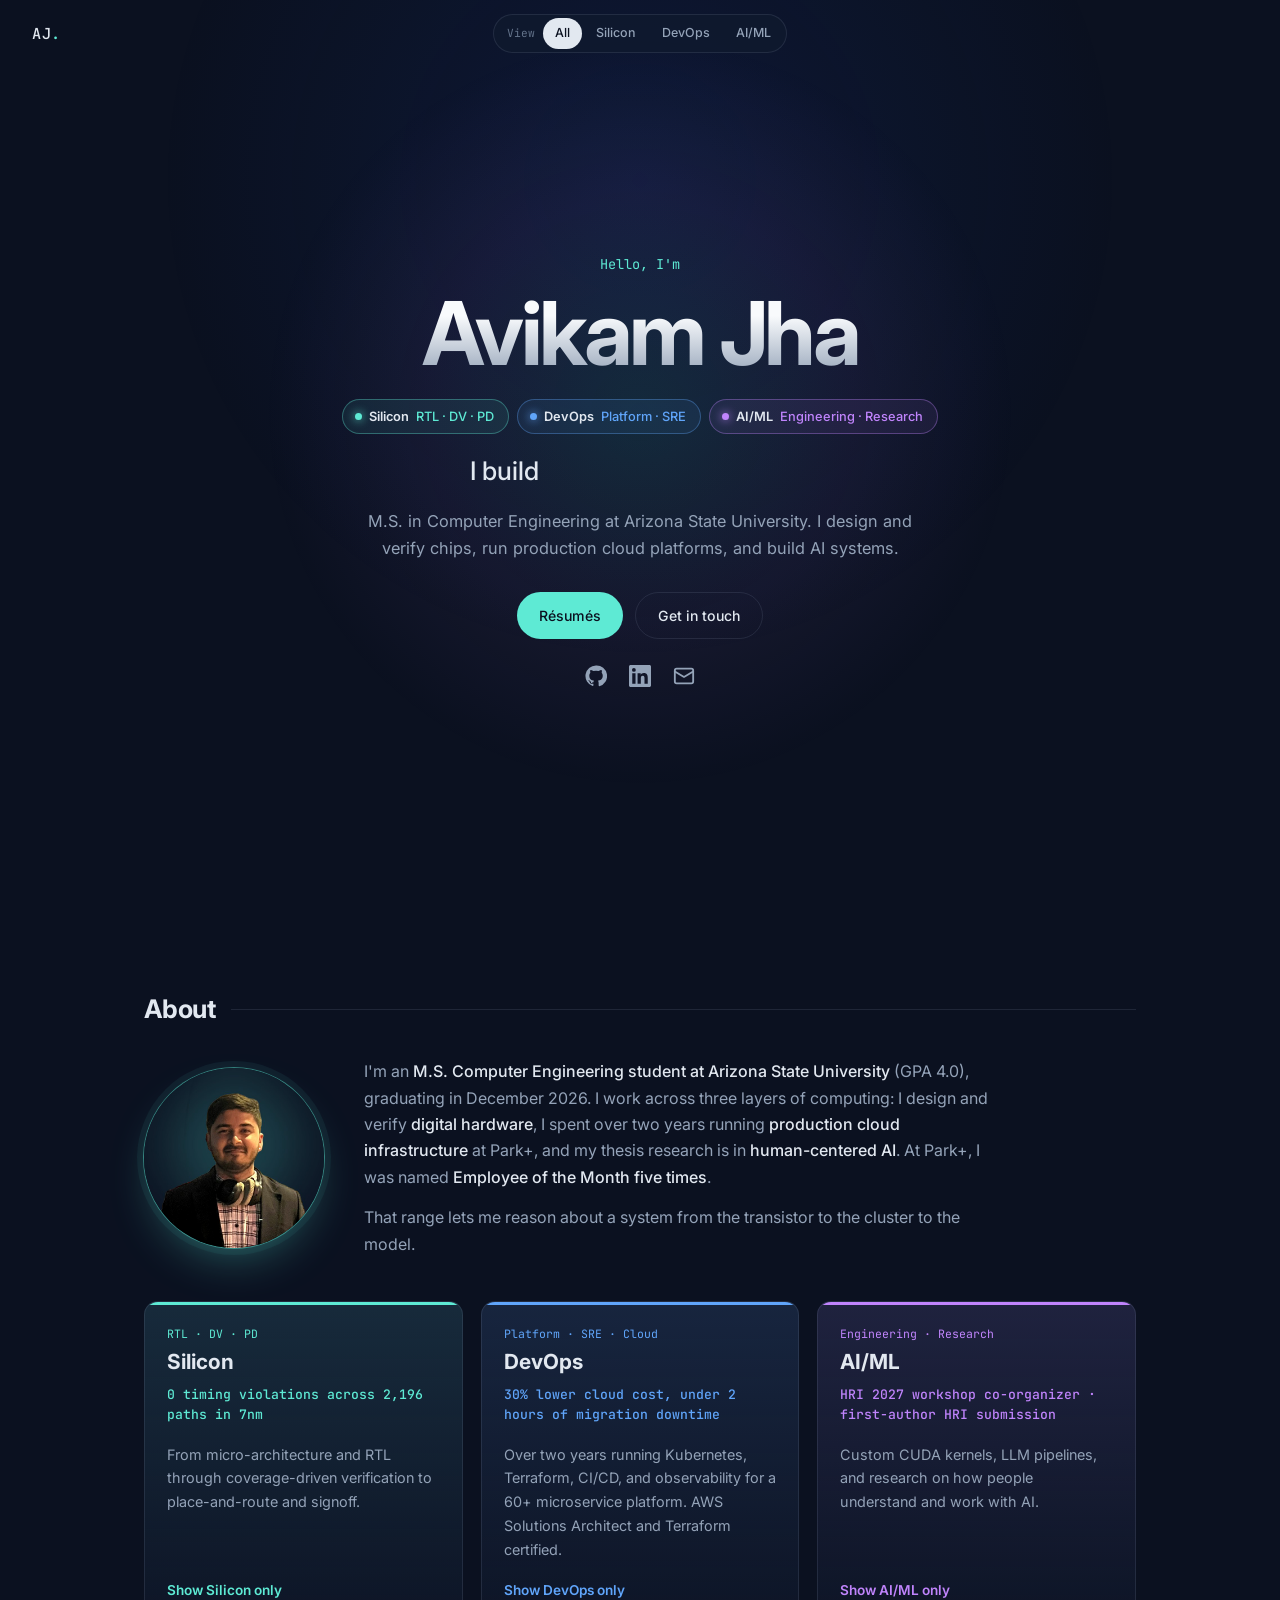
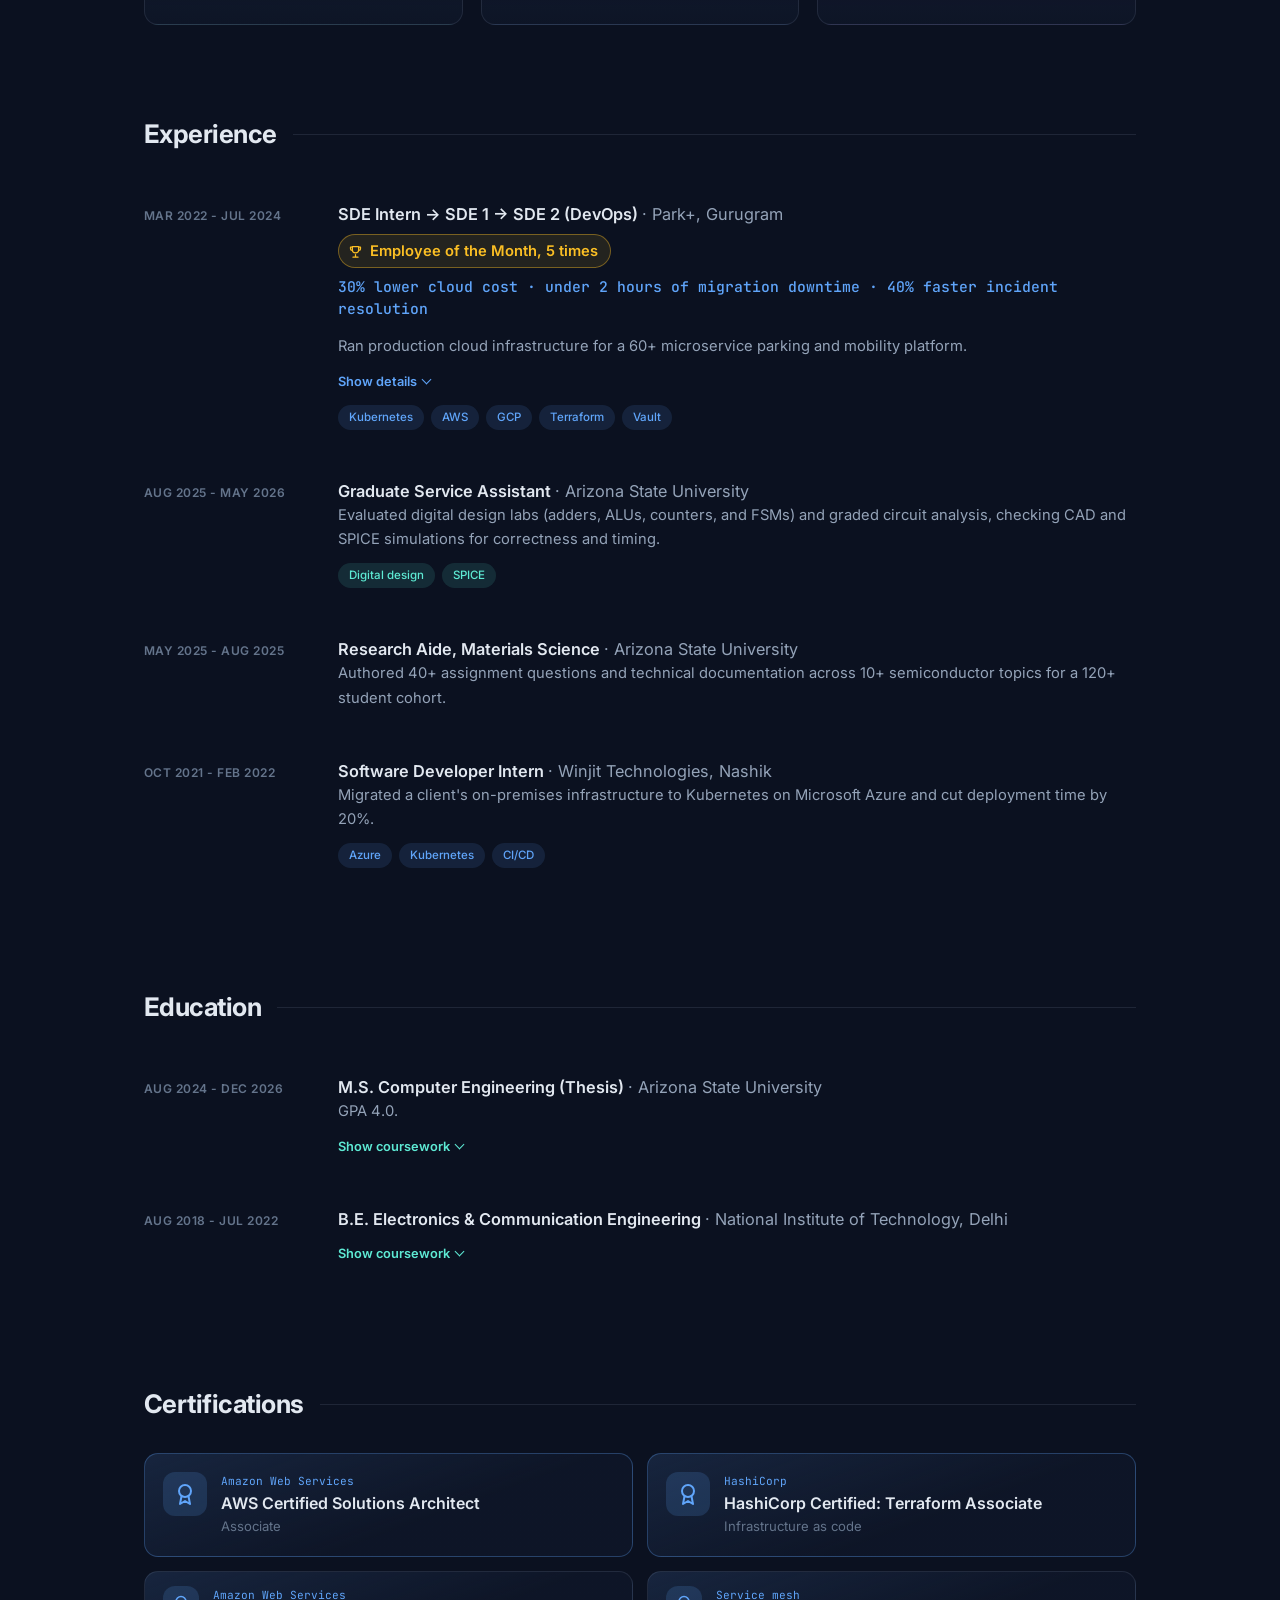
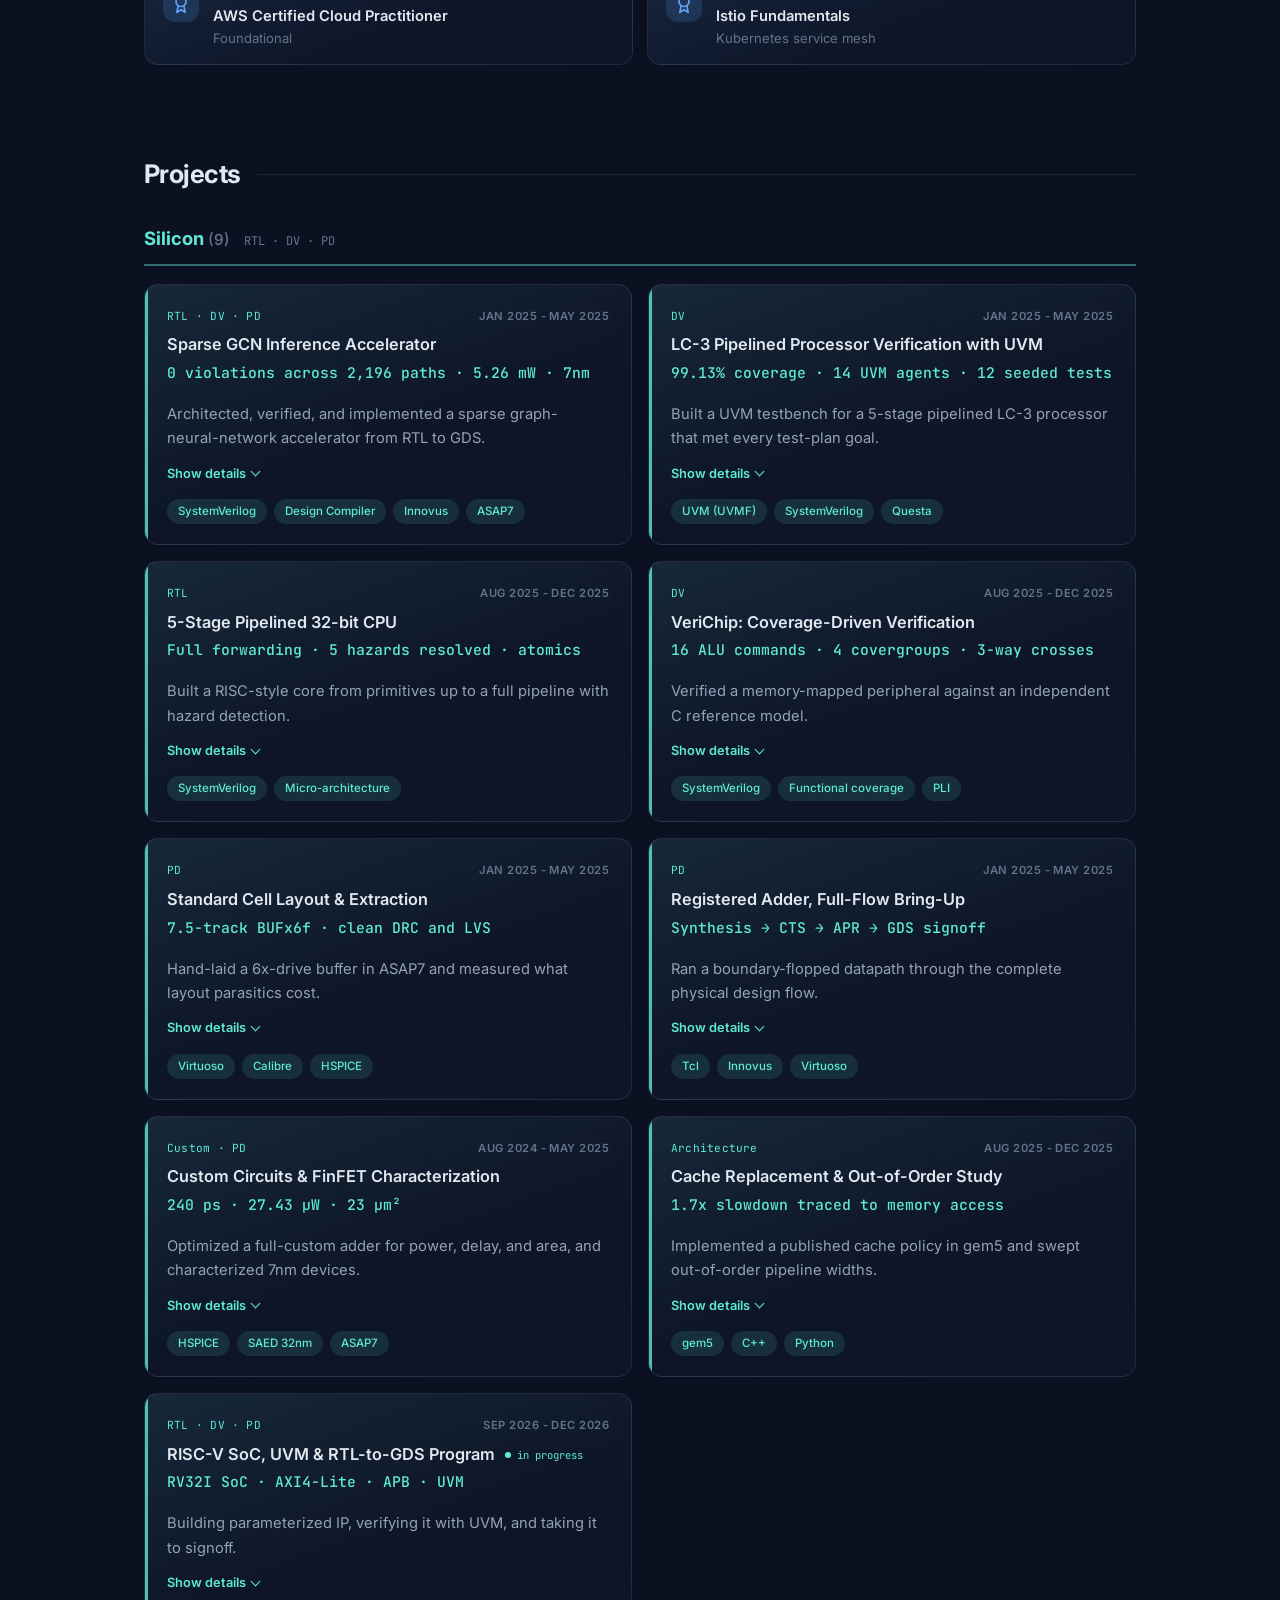
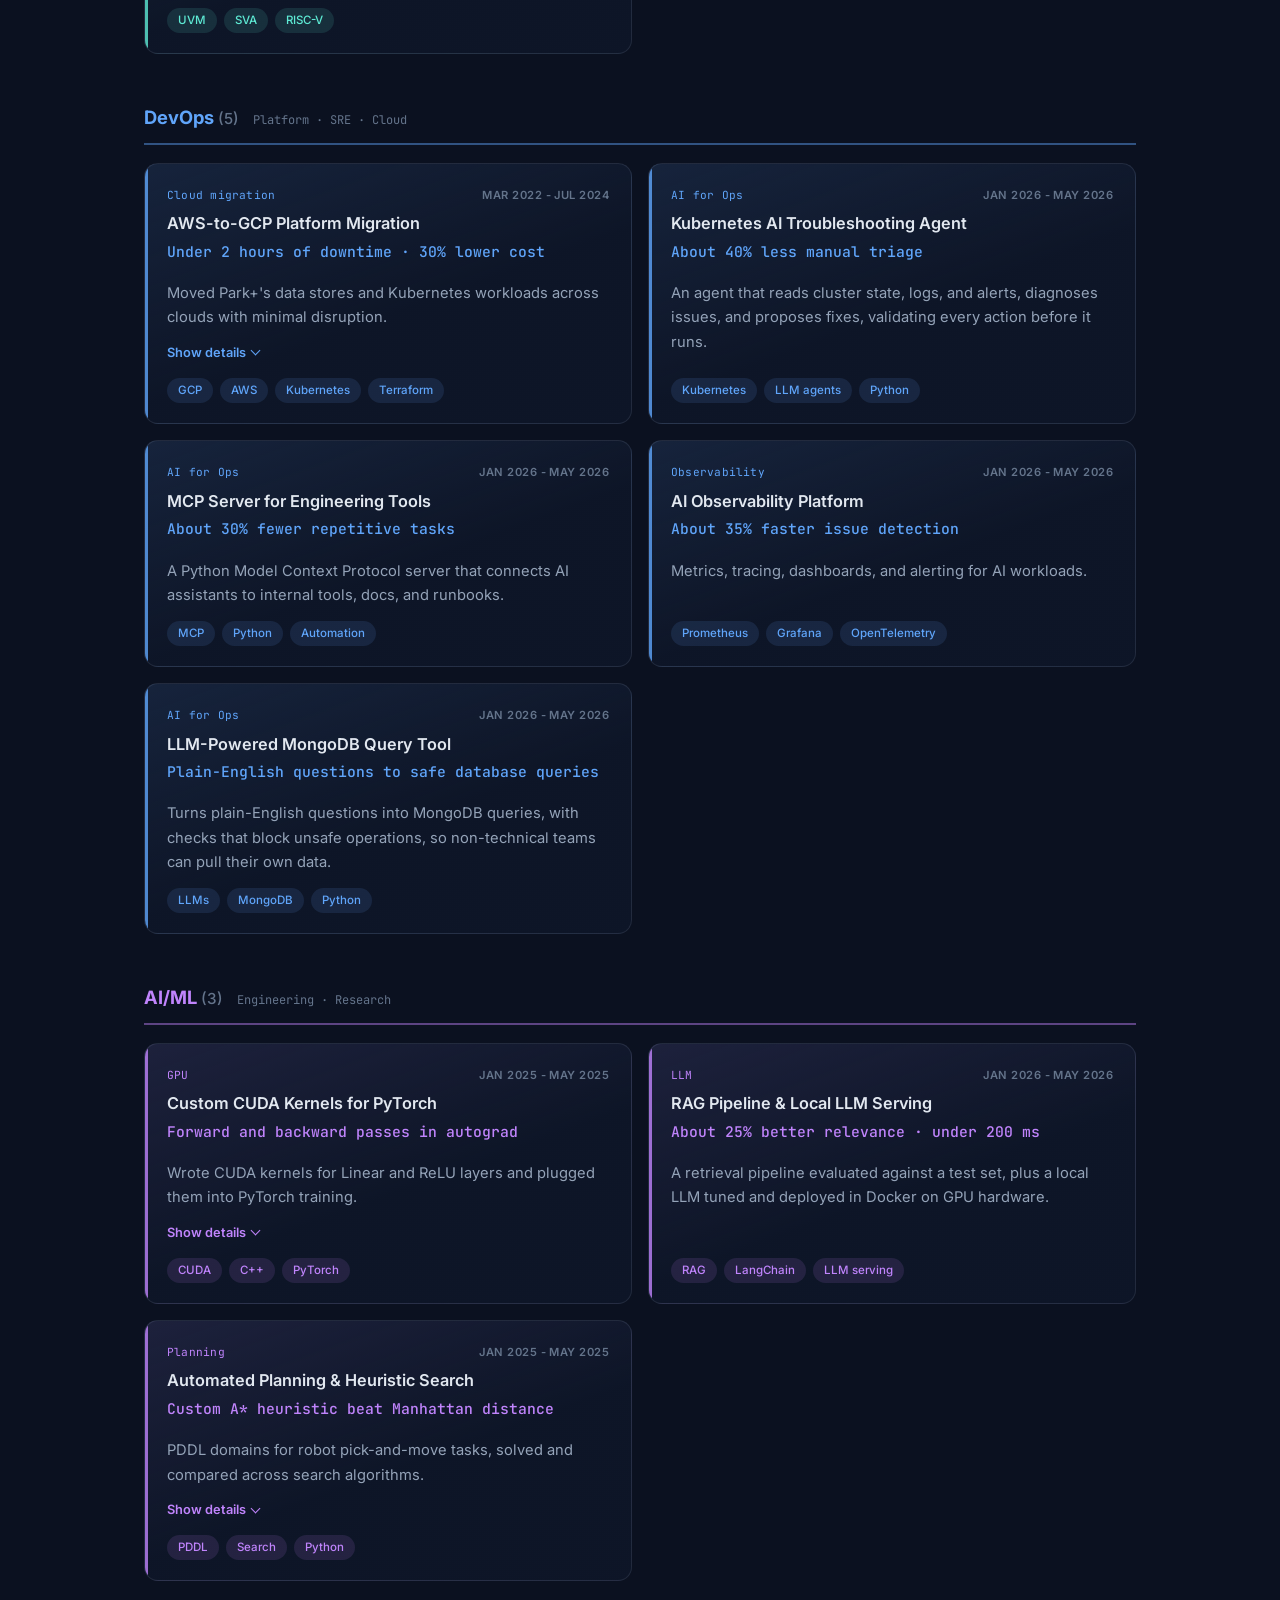
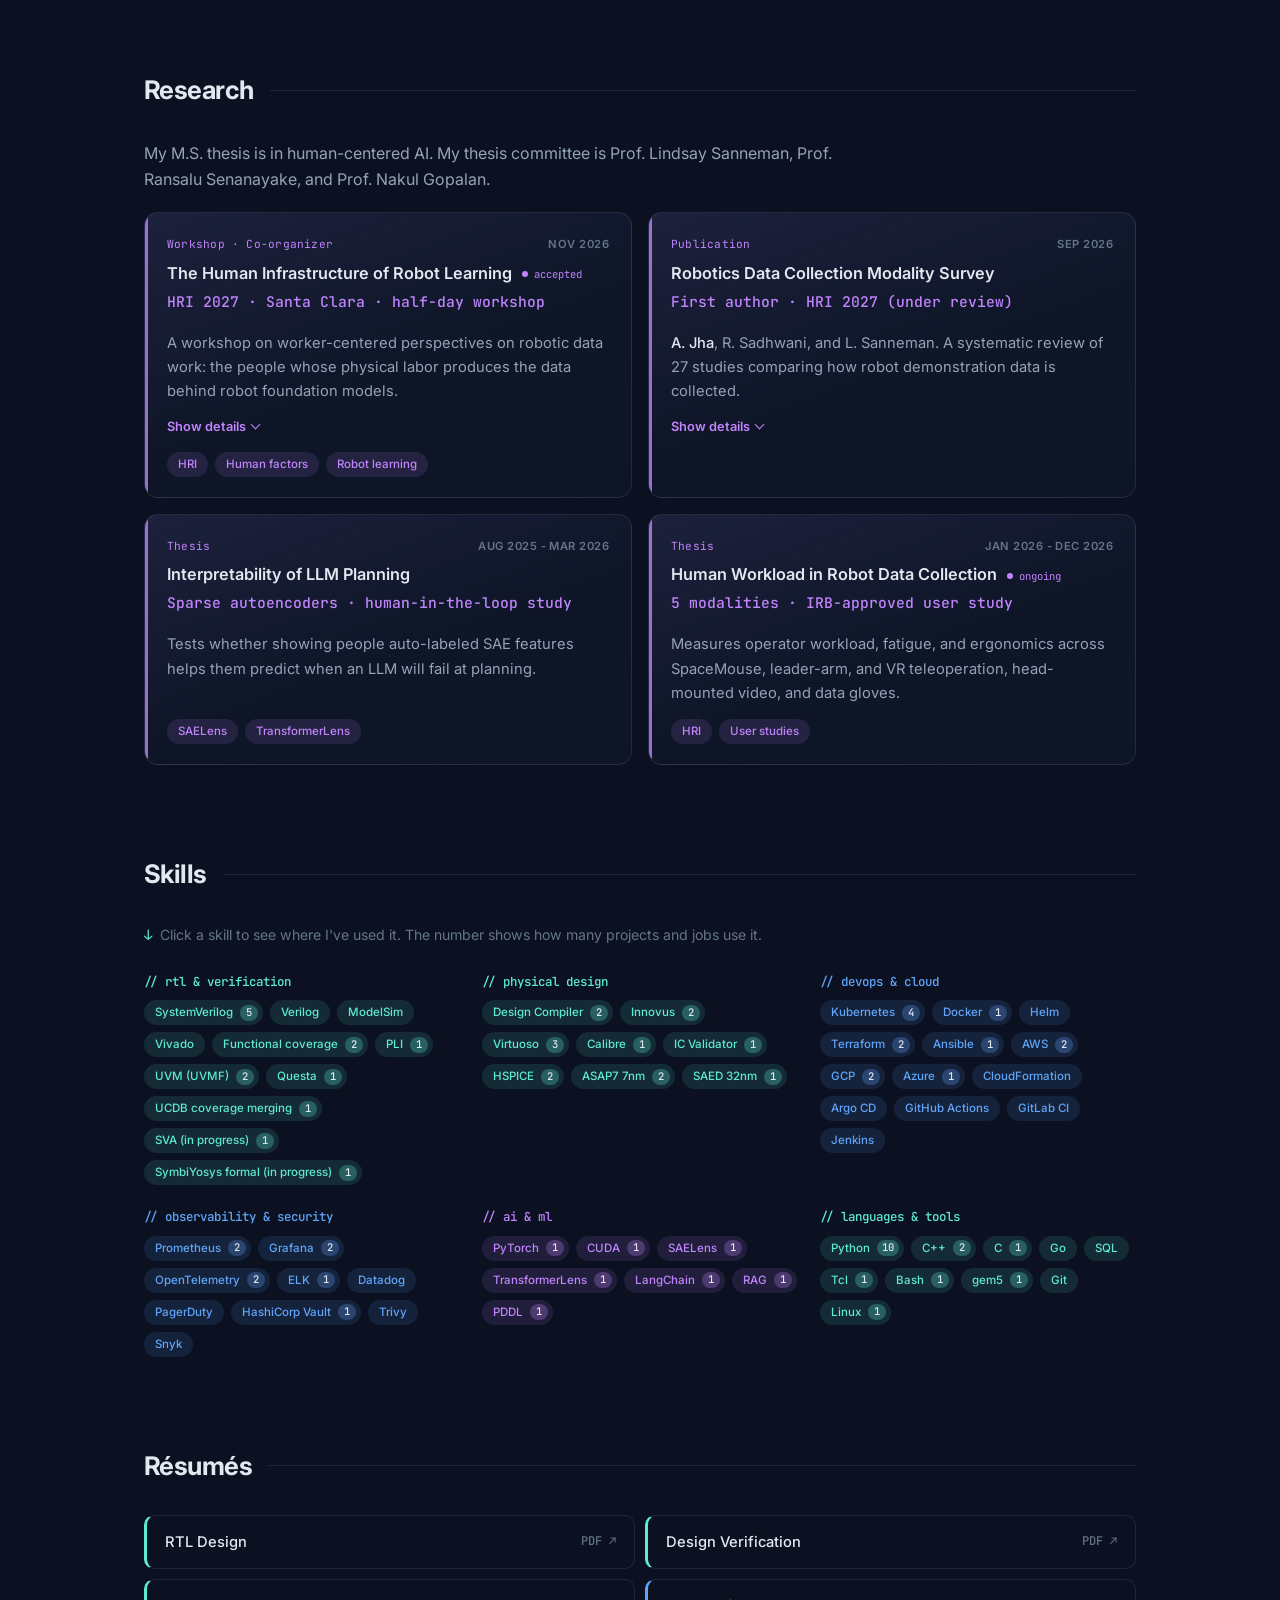
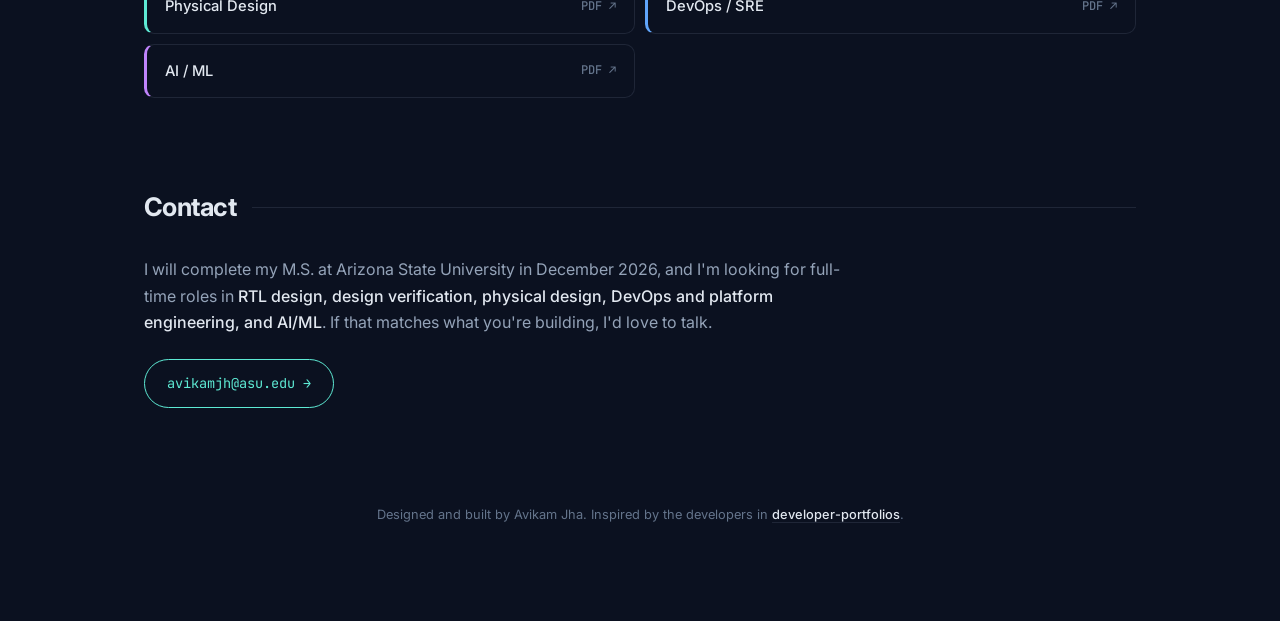
<file: index.html>
<!doctype html>
<html lang="en">
<head>
  <meta charset="utf-8">
  <meta name="viewport" content="width=device-width, initial-scale=1">
  <title>Avikam Jha | Silicon, DevOps &amp; AI Engineer</title>
  <meta name="description" content="Avikam Jha is an M.S. Computer Engineering student at Arizona State University working across digital hardware (RTL design, design verification, and physical design), DevOps and platform engineering, and AI/ML.">
  <script>document.documentElement.classList.add('js');</script>
  <link rel="preconnect" href="https://fonts.googleapis.com">
  <link rel="preconnect" href="https://fonts.gstatic.com" crossorigin>
  <link href="https://fonts.googleapis.com/css2?family=Inter:wght@400;500;600;700&family=JetBrains+Mono:wght@400;500&display=swap" rel="stylesheet">
  <!-- Bump the ?v= number whenever style.css changes so browsers fetch the new file -->
  <link rel="stylesheet" href="/style.css?v=14">
</head>
<body data-track="all">
  <div class="spotlight" aria-hidden="true"></div>
  <div class="progress" aria-hidden="true"></div>

  <header class="topbar">
    <a class="brand" href="#top" aria-label="Back to top">AJ<span>.</span></a>
    <div class="switch" role="group" aria-label="Tailor this page to a role">
      <span class="switch-label">View</span>
      <button type="button" data-set="all" aria-pressed="true">All</button>
      <button type="button" data-set="silicon" aria-pressed="false">Silicon</button>
      <button type="button" data-set="devops" aria-pressed="false">DevOps</button>
      <button type="button" data-set="ai" aria-pressed="false">AI/ML</button>
    </div>
    <nav aria-label="Sections">
      <a href="#about">About</a>
      <a href="#experience">Experience</a>
      <a href="#education">Education</a>
      <a href="#projects">Projects</a>
      <a href="#skills">Skills</a>
      <a href="#resume">Résumé</a>
      <a href="#contact">Contact</a>
    </nav>
  </header>

  <section class="hero" id="top">
    <p class="eyebrow">Hello, I'm</p>
    <h1>Avikam Jha</h1>
    <div class="pills" role="group" aria-label="Show one track">
      <button type="button" class="pill" data-set="silicon" aria-pressed="false" style="--c: var(--silicon)"><strong>Silicon</strong> RTL · DV · PD</button>
      <button type="button" class="pill" data-set="devops" aria-pressed="false" style="--c: var(--devops)"><strong>DevOps</strong> Platform · SRE</button>
      <button type="button" class="pill" data-set="ai" aria-pressed="false" style="--c: var(--ai)"><strong>AI/ML</strong> Engineering · Research</button>
    </div>
    <p class="role">I build <span class="rotator">chips from RTL to GDS</span></p>
    <p class="tagline">M.S. in Computer Engineering at Arizona State University. I design and verify chips, run production cloud platforms, and build AI systems.</p>
    <div class="hero-actions">
      <a class="btn btn-primary" id="hero-resume" href="#resume">Résumés</a>
      <a class="btn btn-ghost" href="#contact">Get in touch</a>
    </div>

    <ul class="socials" aria-label="Social links">
      <li><a href="https://github.com/bit-guardian" target="_blank" rel="noopener" aria-label="GitHub">
        <svg viewBox="0 0 24 24" fill="currentColor"><path d="M12 .5a11.5 11.5 0 0 0-3.64 22.41c.58.1.79-.25.79-.56v-2c-3.2.7-3.88-1.37-3.88-1.37-.52-1.33-1.28-1.69-1.28-1.69-1.04-.71.08-.7.08-.7 1.15.08 1.76 1.19 1.76 1.19 1.03 1.76 2.69 1.25 3.35.96.1-.75.4-1.25.73-1.54-2.56-.29-5.25-1.28-5.25-5.69 0-1.26.45-2.29 1.19-3.1-.12-.29-.52-1.46.11-3.05 0 0 .97-.31 3.17 1.18a11 11 0 0 1 5.77 0c2.2-1.49 3.17-1.18 3.17-1.18.63 1.59.23 2.76.11 3.05.74.81 1.19 1.84 1.19 3.1 0 4.42-2.7 5.39-5.27 5.68.41.36.78 1.06.78 2.14v3.17c0 .31.21.67.8.56A11.5 11.5 0 0 0 12 .5Z"/></svg>
      </a></li>
      <li><a href="https://www.linkedin.com/in/avikamjha/" target="_blank" rel="noopener" aria-label="LinkedIn">
        <svg viewBox="0 0 24 24" fill="currentColor"><path d="M20.45 20.45h-3.56v-5.57c0-1.33-.02-3.04-1.85-3.04-1.85 0-2.14 1.45-2.14 2.94v5.67H9.35V9h3.41v1.56h.05c.48-.9 1.64-1.85 3.37-1.85 3.6 0 4.27 2.37 4.27 5.46v6.28ZM5.34 7.43a2.06 2.06 0 1 1 0-4.13 2.06 2.06 0 0 1 0 4.13ZM7.12 20.45H3.56V9h3.56v11.45ZM22.22 0H1.77C.79 0 0 .77 0 1.73v20.54C0 23.23.79 24 1.77 24h20.45c.98 0 1.78-.77 1.78-1.73V1.73C24 .77 23.2 0 22.22 0Z"/></svg>
      </a></li>
      <li><a href="mailto:avikamjh@asu.edu" aria-label="Email">
        <svg viewBox="0 0 24 24" fill="none" stroke="currentColor" stroke-width="2" stroke-linecap="round" stroke-linejoin="round"><rect x="2" y="4" width="20" height="16" rx="2"/><path d="m22 7-10 6L2 7"/></svg>
      </a></li>
    </ul>
  </section>

  <main>
    <section id="about">
      <h2 class="section-title">About</h2>
      <div class="about-grid">
        <img class="portrait" src="/images/avikam.jpg" width="640" height="640" alt="Portrait of Avikam Jha" loading="lazy" decoding="async">
        <div>
          <p>I'm an <strong>M.S. Computer Engineering student at Arizona State University</strong> (GPA 4.0), graduating in December 2026. I work across three layers of computing: I design and verify <strong>digital hardware</strong>, I spent over two years running <strong>production cloud infrastructure</strong> at Park+, and my thesis research is in <strong>human-centered AI</strong>. At Park+, I was named <strong>Employee of the Month five times</strong>.</p>
          <p>That range lets me reason about a system from the transistor to the cluster to the model.</p>
        </div>
      </div>

      <div class="tracks">
        <article class="track" data-card="silicon" style="--c: var(--silicon)">
          <p class="track-kicker">RTL · DV · PD</p>
          <h3>Silicon</h3>
          <p class="impact">0 timing violations across 2,196 paths in 7nm</p>
          <p>From micro-architecture and RTL through coverage-driven verification to place-and-route and signoff.</p>
          <button type="button" class="track-btn" data-set="silicon">Show Silicon only</button>
        </article>
        <article class="track" data-card="devops" style="--c: var(--devops)">
          <p class="track-kicker">Platform · SRE · Cloud</p>
          <h3>DevOps</h3>
          <p class="impact">30% lower cloud cost, under 2 hours of migration downtime</p>
          <p>Over two years running Kubernetes, Terraform, CI/CD, and observability for a 60+ microservice platform. AWS Solutions Architect and Terraform certified.</p>
          <button type="button" class="track-btn" data-set="devops">Show DevOps only</button>
        </article>
        <article class="track" data-card="ai" style="--c: var(--ai)">
          <p class="track-kicker">Engineering · Research</p>
          <h3>AI/ML</h3>
          <p class="impact">HRI 2027 workshop co-organizer · first-author HRI submission</p>
          <p>Custom CUDA kernels, LLM pipelines, and research on how people understand and work with AI.</p>
          <button type="button" class="track-btn" data-set="ai">Show AI/ML only</button>
        </article>
      </div>
    </section>

    <section id="experience">
      <h2 class="section-title">Experience</h2>

      <div class="item" style="--c: var(--devops)" data-skills="Ansible, Python, Bash, Linux, Prometheus, Grafana, ELK, OpenTelemetry, HashiCorp Vault">
        <div class="item-meta">Mar 2022 - Jul 2024</div>
        <div>
          <h3>SDE Intern → SDE 1 → SDE 2 (DevOps) <span class="sub">· Park+, Gurugram</span></h3>
          <p class="award"><svg viewBox="0 0 24 24" fill="none" stroke="currentColor" stroke-width="2" stroke-linecap="round" stroke-linejoin="round" aria-hidden="true"><path d="M8 21h8M12 17v4M7 4h10v5a5 5 0 0 1-10 0V4Z"/><path d="M17 5h3v2a3 3 0 0 1-3 3M7 5H4v2a3 3 0 0 0 3 3"/></svg>Employee of the Month, 5 times</p>
          <p class="impact">30% lower cloud cost · under 2 hours of migration downtime · 40% faster incident resolution</p>
          <p>Ran production cloud infrastructure for a 60+ microservice parking and mobility platform.</p>
          <details class="more">
            <summary><span class="show">Show details</span><span class="hide">Hide details</span></summary>
            <ul class="points">
              <li>Operated a Kubernetes platform running 100+ pods across development, staging, and production.</li>
              <li>Led the AWS-to-GCP migration of Elasticsearch, Redis, MongoDB, and Kubernetes, then right-sized compute and databases to cut costs by 30% and improve performance by 25%.</li>
              <li>Automated 95% of environment provisioning with Terraform, Ansible, and Python, cutting setup time from days to under 45 minutes.</li>
              <li>Built observability with Prometheus, Grafana, ELK, and OpenTelemetry, defined SLOs, and joined on-call, cutting MTTD by 30% and MTTR by 40%.</li>
              <li>Moved 400+ credentials into HashiCorp Vault and remediated 98% of high-severity findings for SOC 2 audits.</li>
            </ul>
          </details>
          <ul class="tags"><li>Kubernetes</li><li>AWS</li><li>GCP</li><li>Terraform</li><li>Vault</li></ul>
        </div>
      </div>

      <div class="item" style="--c: var(--silicon)">
        <div class="item-meta">Aug 2025 - May 2026</div>
        <div>
          <h3>Graduate Service Assistant <span class="sub">· Arizona State University</span></h3>
          <p>Evaluated digital design labs (adders, ALUs, counters, and FSMs) and graded circuit analysis, checking CAD and SPICE simulations for correctness and timing.</p>
          <ul class="tags"><li>Digital design</li><li>SPICE</li></ul>
        </div>
      </div>

      <div class="item" style="--c: var(--silicon)">
        <div class="item-meta">May 2025 - Aug 2025</div>
        <div>
          <h3>Research Aide, Materials Science <span class="sub">· Arizona State University</span></h3>
          <p>Authored 40+ assignment questions and technical documentation across 10+ semiconductor topics for a 120+ student cohort.</p>
        </div>
      </div>

      <div class="item" style="--c: var(--devops)">
        <div class="item-meta">Oct 2021 - Feb 2022</div>
        <div>
          <h3>Software Developer Intern <span class="sub">· Winjit Technologies, Nashik</span></h3>
          <p>Migrated a client's on-premises infrastructure to Kubernetes on Microsoft Azure and cut deployment time by 20%.</p>
          <ul class="tags"><li>Azure</li><li>Kubernetes</li><li>CI/CD</li></ul>
        </div>
      </div>
    </section>

    <section id="education">
      <h2 class="section-title">Education</h2>
      <div class="item">
        <div class="item-meta">Aug 2024 - Dec 2026</div>
        <div>
          <h3>M.S. Computer Engineering (Thesis) <span class="sub">· Arizona State University</span></h3>
          <p>GPA 4.0.</p>
          <details class="more">
            <summary><span class="show">Show coursework</span><span class="hide">Hide coursework</span></summary>
            <p>VLSI Design, SoC Design, Digital Systems and Circuits, Computer Architecture II, Digital Verification &amp; Test, Artificial Intelligence, Foundations of Algorithms, Probability &amp; Random Processes, and Data Processing at Scale.</p>
          </details>
        </div>
      </div>
      <div class="item">
        <div class="item-meta">Aug 2018 - Jul 2022</div>
        <div>
          <h3>B.E. Electronics &amp; Communication Engineering <span class="sub">· National Institute of Technology, Delhi</span></h3>
          <details class="more">
            <summary><span class="show">Show coursework</span><span class="hide">Hide coursework</span></summary>
            <p>Digital Signal Processing, Control Theory, Data Structures &amp; Algorithms, Neural Networks, and Pattern Recognition &amp; Machine Learning.</p>
          </details>
        </div>
      </div>
    </section>

    <section id="certifications" data-tracks="devops ai">
      <h2 class="section-title">Certifications</h2>
      <div class="certs-grid">
        <article class="cert cert-main" style="--c: var(--devops)">
          <div class="cert-icon" aria-hidden="true"><svg viewBox="0 0 24 24" fill="none" stroke="currentColor" stroke-width="2" stroke-linecap="round" stroke-linejoin="round"><circle cx="12" cy="9" r="6"/><path d="m8.5 14.2-1.5 7.8 5-3 5 3-1.5-7.8"/></svg></div>
          <div>
            <p class="cert-issuer">Amazon Web Services</p>
            <h3>AWS Certified Solutions Architect</h3>
            <p class="cert-level">Associate</p>
          </div>
        </article>
        <article class="cert cert-main" style="--c: var(--devops)">
          <div class="cert-icon" aria-hidden="true"><svg viewBox="0 0 24 24" fill="none" stroke="currentColor" stroke-width="2" stroke-linecap="round" stroke-linejoin="round"><circle cx="12" cy="9" r="6"/><path d="m8.5 14.2-1.5 7.8 5-3 5 3-1.5-7.8"/></svg></div>
          <div>
            <p class="cert-issuer">HashiCorp</p>
            <h3>HashiCorp Certified: Terraform Associate</h3>
            <p class="cert-level">Infrastructure as code</p>
          </div>
        </article>
        <article class="cert cert-minor" style="--c: var(--devops)">
          <div class="cert-icon" aria-hidden="true"><svg viewBox="0 0 24 24" fill="none" stroke="currentColor" stroke-width="2" stroke-linecap="round" stroke-linejoin="round"><circle cx="12" cy="9" r="6"/><path d="m8.5 14.2-1.5 7.8 5-3 5 3-1.5-7.8"/></svg></div>
          <div>
            <p class="cert-issuer">Amazon Web Services</p>
            <h3>AWS Certified Cloud Practitioner</h3>
            <p class="cert-level">Foundational</p>
          </div>
        </article>
        <article class="cert cert-minor" style="--c: var(--devops)">
          <div class="cert-icon" aria-hidden="true"><svg viewBox="0 0 24 24" fill="none" stroke="currentColor" stroke-width="2" stroke-linecap="round" stroke-linejoin="round"><circle cx="12" cy="9" r="6"/><path d="m8.5 14.2-1.5 7.8 5-3 5 3-1.5-7.8"/></svg></div>
          <div>
            <p class="cert-issuer">Service mesh</p>
            <h3>Istio Fundamentals</h3>
            <p class="cert-level">Kubernetes service mesh</p>
          </div>
        </article>
      </div>
    </section>

    <section id="projects">
      <h2 class="section-title">Projects</h2>

      <div class="project-group" data-tracks="silicon" style="--c: var(--silicon)">
        <div class="group-head"><h3>Silicon <span class="count"></span></h3><p>RTL · DV · PD</p></div>
        <div class="cards">

        <article class="card" data-tracks="silicon" style="--c: var(--silicon)">
          <div class="card-top"><span class="card-kicker">RTL · DV · PD</span><span class="card-date">Jan 2025 - May 2025</span></div>
          <h3>Sparse GCN Inference Accelerator</h3>
          <p class="impact">0 violations across 2,196 paths · 5.26 mW · 7nm</p>
          <p>Architected, verified, and implemented a sparse graph-neural-network accelerator from RTL to GDS.</p>
          <details class="more">
            <summary><span class="show">Show details</span><span class="hide">Hide details</span></summary>
            <ul class="points">
              <li>Three-stage datapath (transformation, aggregation, and argmax) with COO sparse accumulation that fetches only the feature rows an edge touches.</li>
              <li>Zero-operand early termination and per-block clock gating reached 5.26 mW and 88.5 ns of latency against a 100 ns budget.</li>
              <li>Took the 16,590-cell block through synthesis, CTS, and place-and-route to clean DRC and LVS.</li>
              <li>Re-ran one testbench at RTL, post-synthesis, and post-layout to separate timing mismatches from functional bugs.</li>
            </ul>
          </details>
          <ul class="tags"><li>SystemVerilog</li><li>Design Compiler</li><li>Innovus</li><li>ASAP7</li></ul>
        </article>

        <article class="card" data-skills="Functional coverage, UCDB coverage merging" data-tracks="silicon" style="--c: var(--silicon)">
          <div class="card-top"><span class="card-kicker">DV</span><span class="card-date">Jan 2025 - May 2025</span></div>
          <h3>LC-3 Pipelined Processor Verification with UVM</h3>
          <p class="impact">99.13% coverage · 14 UVM agents · 12 seeded tests</p>
          <p>Built a UVM testbench for a 5-stage pipelined LC-3 processor that met every test-plan goal.</p>
          <details class="more">
            <summary><span class="show">Show details</span><span class="hide">Hide details</span></summary>
            <ul class="points">
              <li>A dedicated environment per pipeline stage (Fetch, Decode, Execute, MemAccess, and Writeback), each with a sequencer, driver, monitor, predictor, and scoreboard.</li>
              <li>Reference-model predictors for every stage, with covergroups and crosses over ALU, memory, and control instructions across all valid registers, offsets, and NZP combinations.</li>
              <li>A scripted Questa regression that merges the XML test plan and simulation results into one UCDB.</li>
            </ul>
          </details>
          <ul class="tags"><li>UVM (UVMF)</li><li>SystemVerilog</li><li>Questa</li></ul>
        </article>

        <article class="card" data-tracks="silicon" style="--c: var(--silicon)">
          <div class="card-top"><span class="card-kicker">RTL</span><span class="card-date">Aug 2025 - Dec 2025</span></div>
          <h3>5-Stage Pipelined 32-bit CPU</h3>
          <p class="impact">Full forwarding · 5 hazards resolved · atomics</p>
          <p>Built a RISC-style core from primitives up to a full pipeline with hazard detection.</p>
          <details class="more">
            <summary><span class="show">Show details</span><span class="hide">Hide details</span></summary>
            <ul class="points">
              <li>Forwarding unit with EX/MEM-over-MEM/WB priority across three bypass networks: ALU operands, branch comparands, and jump-register targets.</li>
              <li>Resolved five stall conditions across load-use, jump-register, and branch hazards.</li>
              <li>Extended the ISA with load-linked/store-conditional atomics and built a CAM for single-cycle cache tag lookup.</li>
            </ul>
          </details>
          <ul class="tags"><li>SystemVerilog</li><li>Micro-architecture</li></ul>
        </article>

        <article class="card" data-skills="C" data-tracks="silicon" style="--c: var(--silicon)">
          <div class="card-top"><span class="card-kicker">DV</span><span class="card-date">Aug 2025 - Dec 2025</span></div>
          <h3>VeriChip: Coverage-Driven Verification</h3>
          <p class="impact">16 ALU commands · 4 covergroups · 3-way crosses</p>
          <p>Verified a memory-mapped peripheral against an independent C reference model.</p>
          <details class="more">
            <summary><span class="show">Show details</span><span class="hide">Hide details</span></summary>
            <ul class="points">
              <li>Co-authored test and coverage plans that trace every test to a section of the specification.</li>
              <li>Exhaustively verified a 4-state FSM, including overflow, bad-command, and export-violation errors in every state.</li>
              <li>Linked a C reference model through PLI, with seeded random stimulus for repeatable failure reproduction.</li>
            </ul>
          </details>
          <ul class="tags"><li>SystemVerilog</li><li>Functional coverage</li><li>PLI</li></ul>
        </article>

        <article class="card" data-tracks="silicon" style="--c: var(--silicon)">
          <div class="card-top"><span class="card-kicker">PD</span><span class="card-date">Jan 2025 - May 2025</span></div>
          <h3>Standard Cell Layout &amp; Extraction</h3>
          <p class="impact">7.5-track BUFx6f · clean DRC and LVS</p>
          <p>Hand-laid a 6x-drive buffer in ASAP7 and measured what layout parasitics cost.</p>
          <details class="more">
            <summary><span class="show">Show details</span><span class="hide">Hide details</span></summary>
            <ul class="points">
              <li>Drew custom M2 tracks and verified a mirrored 3x3 array that passed DRC with only the expected latch-up flag.</li>
              <li>Calibre xACT 3D extraction showed propagation delay growing from 12.9 ps to 20.1 ps, which I explained with Elmore delay analysis.</li>
            </ul>
          </details>
          <ul class="tags"><li>Virtuoso</li><li>Calibre</li><li>HSPICE</li></ul>
        </article>

        <article class="card" data-skills="Design Compiler" data-tracks="silicon" style="--c: var(--silicon)">
          <div class="card-top"><span class="card-kicker">PD</span><span class="card-date">Jan 2025 - May 2025</span></div>
          <h3>Registered Adder, Full-Flow Bring-Up</h3>
          <p class="impact">Synthesis → CTS → APR → GDS signoff</p>
          <p>Ran a boundary-flopped datapath through the complete physical design flow.</p>
          <details class="more">
            <summary><span class="show">Show details</span><span class="hide">Hide details</span></summary>
            <ul class="points">
              <li>Adapted the Tcl synthesis and place-and-route scripts for a multi-module hierarchy.</li>
              <li>Analyzed the three worst setup and hold paths from post-route timing reports.</li>
            </ul>
          </details>
          <ul class="tags"><li>Tcl</li><li>Innovus</li><li>Virtuoso</li></ul>
        </article>

        <article class="card" data-skills="Virtuoso, IC Validator" data-tracks="silicon" style="--c: var(--silicon)">
          <div class="card-top"><span class="card-kicker">Custom · PD</span><span class="card-date">Aug 2024 - May 2025</span></div>
          <h3>Custom Circuits &amp; FinFET Characterization</h3>
          <p class="impact">240 ps · 27.43 µW · 23 µm²</p>
          <p>Optimized a full-custom adder for power, delay, and area, and characterized 7nm devices.</p>
          <details class="more">
            <summary><span class="show">Show details</span><span class="hide">Hide details</span></summary>
            <ul class="points">
              <li>Hit those numbers by upsizing only the final six stacked transistors instead of the whole circuit, earning a top course score.</li>
              <li>Characterized SLVT, LVT, RVT, and SRAM FinFETs at -40 °C, 25 °C, and 120 °C to guide multi-Vt cell selection.</li>
            </ul>
          </details>
          <ul class="tags"><li>HSPICE</li><li>SAED 32nm</li><li>ASAP7</li></ul>
        </article>

        <article class="card" data-tracks="silicon" style="--c: var(--silicon)">
          <div class="card-top"><span class="card-kicker">Architecture</span><span class="card-date">Aug 2025 - Dec 2025</span></div>
          <h3>Cache Replacement &amp; Out-of-Order Study</h3>
          <p class="impact">1.7x slowdown traced to memory access</p>
          <p>Implemented a published cache policy in gem5 and swept out-of-order pipeline widths.</p>
          <details class="more">
            <summary><span class="show">Show details</span><span class="hide">Hide details</span></summary>
            <ul class="points">
              <li>Built the LRU-IPV PseudoLRU policy as a C++ SimObject with a shared per-set priority vector.</li>
              <li>Compared 8-wide and 2-wide cores and identified memory access as the bottleneck.</li>
            </ul>
          </details>
          <ul class="tags"><li>gem5</li><li>C++</li><li>Python</li></ul>
        </article>

        <article class="card" data-skills="SystemVerilog, SymbiYosys formal, Python" data-tracks="silicon" style="--c: var(--silicon)">
          <div class="card-top"><span class="card-kicker">RTL · DV · PD</span><span class="card-date">Sep 2026 - Dec 2026</span></div>
          <h3>RISC-V SoC, UVM &amp; RTL-to-GDS Program <span class="status">in progress</span></h3>
          <p class="impact">RV32I SoC · AXI4-Lite · APB · UVM</p>
          <p>Building parameterized IP, verifying it with UVM, and taking it to signoff.</p>
          <details class="more">
            <summary><span class="show">Show details</span><span class="hide">Hide details</span></summary>
            <ul class="points">
              <li><strong>RTL:</strong> UART, synchronous and asynchronous FIFOs, a round-robin arbiter, CDC synchronizers, and Hamming ECC, integrated into an RV32I SoC.</li>
              <li><strong>DV:</strong> SVA for valid/ready handshakes and FIFOs, a formal FIFO safety proof, UVM agents with RAL for APB and AXI4-Lite blocks, and a Python/Make regression flow.</li>
              <li><strong>PD:</strong> SDC constraints, place-and-route, and DRC/LVS signoff in open-source and Cadence flows.</li>
            </ul>
          </details>
          <ul class="tags"><li>UVM</li><li>SVA</li><li>RISC-V</li></ul>
        </article>

        </div>
      </div>

      <div class="project-group" data-tracks="devops ai" style="--c: var(--devops)">
        <div class="group-head"><h3>DevOps <span class="count"></span></h3><p>Platform · SRE · Cloud</p></div>
        <div class="cards">
        <article class="card" data-tracks="devops" style="--c: var(--devops)">
          <div class="card-top"><span class="card-kicker">Cloud migration</span><span class="card-date">Mar 2022 - Jul 2024</span></div>
          <h3>AWS-to-GCP Platform Migration</h3>
          <p class="impact">Under 2 hours of downtime · 30% lower cost</p>
          <p>Moved Park+'s data stores and Kubernetes workloads across clouds with minimal disruption.</p>
          <details class="more">
            <summary><span class="show">Show details</span><span class="hide">Hide details</span></summary>
            <ul class="points">
              <li>Migrated Elasticsearch, Redis, MongoDB, and Kubernetes from AWS to GCP.</li>
              <li>Right-sized compute, storage, and databases afterward, improving performance by 25%.</li>
            </ul>
          </details>
          <ul class="tags"><li>GCP</li><li>AWS</li><li>Kubernetes</li><li>Terraform</li></ul>
        </article>

        <article class="card" data-tracks="devops ai" style="--c: var(--devops)">
          <div class="card-top"><span class="card-kicker">AI for Ops</span><span class="card-date">Jan 2026 - May 2026</span></div>
          <h3>Kubernetes AI Troubleshooting Agent</h3>
          <p class="impact">About 40% less manual triage</p>
          <p>An agent that reads cluster state, logs, and alerts, diagnoses issues, and proposes fixes, validating every action before it runs.</p>
          <ul class="tags"><li>Kubernetes</li><li>LLM agents</li><li>Python</li></ul>
        </article>

        <article class="card" data-tracks="devops ai" style="--c: var(--devops)">
          <div class="card-top"><span class="card-kicker">AI for Ops</span><span class="card-date">Jan 2026 - May 2026</span></div>
          <h3>MCP Server for Engineering Tools</h3>
          <p class="impact">About 30% fewer repetitive tasks</p>
          <p>A Python Model Context Protocol server that connects AI assistants to internal tools, docs, and runbooks.</p>
          <ul class="tags"><li>MCP</li><li>Python</li><li>Automation</li></ul>
        </article>

        <article class="card" data-tracks="devops ai" style="--c: var(--devops)">
          <div class="card-top"><span class="card-kicker">Observability</span><span class="card-date">Jan 2026 - May 2026</span></div>
          <h3>AI Observability Platform</h3>
          <p class="impact">About 35% faster issue detection</p>
          <p>Metrics, tracing, dashboards, and alerting for AI workloads.</p>
          <ul class="tags"><li>Prometheus</li><li>Grafana</li><li>OpenTelemetry</li></ul>
        </article>

        <article class="card" data-tracks="devops ai" style="--c: var(--devops)">
          <div class="card-top"><span class="card-kicker">AI for Ops</span><span class="card-date">Jan 2026 - May 2026</span></div>
          <h3>LLM-Powered MongoDB Query Tool</h3>
          <p class="impact">Plain-English questions to safe database queries</p>
          <p>Turns plain-English questions into MongoDB queries, with checks that block unsafe operations, so non-technical teams can pull their own data.</p>
          <ul class="tags"><li>LLMs</li><li>MongoDB</li><li>Python</li></ul>
        </article>

        </div>
      </div>

      <div class="project-group" data-tracks="ai" style="--c: var(--ai)">
        <div class="group-head"><h3>AI/ML <span class="count"></span></h3><p>Engineering · Research</p></div>
        <div class="cards">
        <article class="card" data-skills="Python" data-tracks="ai" style="--c: var(--ai)">
          <div class="card-top"><span class="card-kicker">GPU</span><span class="card-date">Jan 2025 - May 2025</span></div>
          <h3>Custom CUDA Kernels for PyTorch</h3>
          <p class="impact">Forward and backward passes in autograd</p>
          <p>Wrote CUDA kernels for Linear and ReLU layers and plugged them into PyTorch training.</p>
          <details class="more">
            <summary><span class="show">Show details</span><span class="hide">Hide details</span></summary>
            <ul class="points">
              <li>Used shared memory and custom launch configurations for the core tensor operations.</li>
              <li>Exposed a framework-free version to Python through ctypes with explicit host-device memory management.</li>
            </ul>
          </details>
          <ul class="tags"><li>CUDA</li><li>C++</li><li>PyTorch</li></ul>
        </article>

        <article class="card" data-skills="Python, Docker" data-tracks="ai" style="--c: var(--ai)">
          <div class="card-top"><span class="card-kicker">LLM</span><span class="card-date">Jan 2026 - May 2026</span></div>
          <h3>RAG Pipeline &amp; Local LLM Serving</h3>
          <p class="impact">About 25% better relevance · under 200 ms</p>
          <p>A retrieval pipeline evaluated against a test set, plus a local LLM tuned and deployed in Docker on GPU hardware.</p>
          <ul class="tags"><li>RAG</li><li>LangChain</li><li>LLM serving</li></ul>
        </article>

        <article class="card" data-tracks="ai" style="--c: var(--ai)">
          <div class="card-top"><span class="card-kicker">Planning</span><span class="card-date">Jan 2025 - May 2025</span></div>
          <h3>Automated Planning &amp; Heuristic Search</h3>
          <p class="impact">Custom A* heuristic beat Manhattan distance</p>
          <p>PDDL domains for robot pick-and-move tasks, solved and compared across search algorithms.</p>
          <details class="more">
            <summary><span class="show">Show details</span><span class="hide">Hide details</span></summary>
            <ul class="points">
              <li>Compared A*, GBFS, UCS, and BFS in a TurtleBot environment.</li>
              <li>Designed a custom A* heuristic that outperformed Manhattan distance on complex grids.</li>
            </ul>
          </details>
          <ul class="tags"><li>PDDL</li><li>Search</li><li>Python</li></ul>
        </article>
        </div>
      </div>
    </section>

    <section id="research" data-tracks="ai">
      <h2 class="section-title">Research</h2>
      <p class="section-intro">My M.S. thesis is in human-centered AI. My thesis committee is Prof. Lindsay Sanneman, Prof. Ransalu Senanayake, and Prof. Nakul Gopalan.</p>
      <div class="cards">
        <article class="card" style="--c: var(--ai)">
          <div class="card-top"><span class="card-kicker">Workshop · Co-organizer</span><span class="card-date">Nov 2026</span></div>
          <h3>The Human Infrastructure of Robot Learning <span class="status">accepted</span></h3>
          <p class="impact">HRI 2027 · Santa Clara · half-day workshop</p>
          <p>A workshop on worker-centered perspectives on robotic data work: the people whose physical labor produces the data behind robot foundation models.</p>
          <details class="more">
            <summary><span class="show">Show details</span><span class="hide">Hide details</span></summary>
            <ul class="points">
              <li>Brings together researchers in robotics, HRI, human factors, and labor studies with industry practitioners and robotics data workers themselves.</li>
              <li>Includes a worker voice session with recorded testimonies, a panel, and four working groups.</li>
              <li>Will produce a white paper, a charter for a worker advisory panel, human factors guidance for data collection, and a technical research plan.</li>
              <li>Co-organized with L. Sanneman, Y. Kotturi, M. Luria, M. Wanjihia, P. Reynolds-Cuéllar, M. Hagenow, and N. Gopalan.</li>
            </ul>
          </details>
          <ul class="tags"><li>HRI</li><li>Human factors</li><li>Robot learning</li></ul>
        </article>
        <article class="card" style="--c: var(--ai)">
          <div class="card-top"><span class="card-kicker">Publication</span><span class="card-date">Sep 2026</span></div>
          <h3>Robotics Data Collection Modality Survey</h3>
          <p class="impact">First author · HRI 2027 (under review)</p>
          <p><strong>A. Jha</strong>, R. Sadhwani, and L. Sanneman. A systematic review of 27 studies comparing how robot demonstration data is collected.</p>
          <details class="more">
            <summary><span class="show">Show details</span><span class="hide">Hide details</span></summary>
            <ul class="points">
              <li>Screened 685 records with PRISMA down to 27 studies covering 392 participants.</li>
              <li>Built a modality taxonomy and a nine-gap analysis of the experiments the field still needs.</li>
            </ul>
          </details>
        </article>
        <article class="card" data-skills="Python" style="--c: var(--ai)">
          <div class="card-top"><span class="card-kicker">Thesis</span><span class="card-date">Aug 2025 - Mar 2026</span></div>
          <h3>Interpretability of LLM Planning</h3>
          <p class="impact">Sparse autoencoders · human-in-the-loop study</p>
          <p>Tests whether showing people auto-labeled SAE features helps them predict when an LLM will fail at planning.</p>
          <ul class="tags"><li>SAELens</li><li>TransformerLens</li></ul>
        </article>
        <article class="card" style="--c: var(--ai)">
          <div class="card-top"><span class="card-kicker">Thesis</span><span class="card-date">Jan 2026 - Dec 2026</span></div>
          <h3>Human Workload in Robot Data Collection <span class="status">ongoing</span></h3>
          <p class="impact">5 modalities · IRB-approved user study</p>
          <p>Measures operator workload, fatigue, and ergonomics across SpaceMouse, leader-arm, and VR teleoperation, head-mounted video, and data gloves.</p>
          <ul class="tags"><li>HRI</li><li>User studies</li></ul>
        </article>
      </div>
    </section>

    <section id="skills">
      <h2 class="section-title">Skills</h2>
      <p class="section-intro skills-hint">Click a skill to see where I've used it. The number shows how many projects and jobs use it.</p>
      <div class="skills">
        <div data-tracks="silicon" style="--c: var(--silicon)">
          <h4>// rtl &amp; verification</h4>
          <ul class="tags"><li>SystemVerilog</li><li>Verilog</li><li>ModelSim</li><li>Vivado</li><li>Functional coverage</li><li>PLI</li><li>UVM (UVMF)</li><li>Questa</li><li>UCDB coverage merging</li><li>SVA (in progress)</li><li>SymbiYosys formal (in progress)</li></ul>
        </div>
        <div data-tracks="silicon" style="--c: var(--silicon)">
          <h4>// physical design</h4>
          <ul class="tags"><li>Design Compiler</li><li>Innovus</li><li>Virtuoso</li><li>Calibre</li><li>IC Validator</li><li>HSPICE</li><li>ASAP7 7nm</li><li>SAED 32nm</li></ul>
        </div>
        <div data-tracks="devops" style="--c: var(--devops)">
          <h4>// devops &amp; cloud</h4>
          <ul class="tags"><li>Kubernetes</li><li>Docker</li><li>Helm</li><li>Terraform</li><li>Ansible</li><li>AWS</li><li>GCP</li><li>Azure</li><li>CloudFormation</li><li>Argo CD</li><li>GitHub Actions</li><li>GitLab CI</li><li>Jenkins</li></ul>
        </div>
        <div data-tracks="devops" style="--c: var(--devops)">
          <h4>// observability &amp; security</h4>
          <ul class="tags"><li>Prometheus</li><li>Grafana</li><li>OpenTelemetry</li><li>ELK</li><li>Datadog</li><li>PagerDuty</li><li>HashiCorp Vault</li><li>Trivy</li><li>Snyk</li></ul>
        </div>
        <div data-tracks="ai" style="--c: var(--ai)">
          <h4>// ai &amp; ml</h4>
          <ul class="tags"><li>PyTorch</li><li>CUDA</li><li>SAELens</li><li>TransformerLens</li><li>LangChain</li><li>RAG</li><li>PDDL</li></ul>
        </div>
        <div class="shared" style="--c: var(--track-c)">
          <h4>// languages &amp; tools</h4>
          <ul class="tags"><li>Python</li><li data-tracks="silicon ai">C++</li><li data-tracks="silicon">C</li><li data-tracks="devops">Go</li><li data-tracks="devops">SQL</li><li data-tracks="silicon">Tcl</li><li data-tracks="devops silicon">Bash</li><li data-tracks="silicon">gem5</li><li>Git</li><li>Linux</li></ul>
        </div>
      </div>
    </section>

    <section id="resume">
      <h2 class="section-title">Résumés</h2>
      <ul class="resumes">
        <li data-tracks="silicon"><a href="/resume/avikam-jha-rtl-design.pdf" target="_blank" rel="noopener" style="--c: var(--silicon)">RTL Design <span>PDF ↗</span></a></li>
        <li data-tracks="silicon"><a href="/resume/avikam-jha-design-verification.pdf" target="_blank" rel="noopener" style="--c: var(--silicon)">Design Verification <span>PDF ↗</span></a></li>
        <li data-tracks="silicon"><a href="/resume/avikam-jha-physical-design.pdf" target="_blank" rel="noopener" style="--c: var(--silicon)">Physical Design <span>PDF ↗</span></a></li>
        <li data-tracks="devops"><a href="/resume/avikam-jha-devops.pdf" target="_blank" rel="noopener" style="--c: var(--devops)">DevOps / SRE <span>PDF ↗</span></a></li>
        <li data-tracks="ai"><a href="/resume/avikam-jha-ai-ml.pdf" target="_blank" rel="noopener" style="--c: var(--ai)">AI / ML <span>PDF ↗</span></a></li>
      </ul>
    </section>

    <section id="contact">
      <h2 class="section-title">Contact</h2>
      <p>I will complete my M.S. at Arizona State University in December 2026, and I'm looking for full-time roles in <strong id="role-text">RTL design, design verification, physical design, DevOps and platform engineering, and AI/ML</strong>. If that matches what you're building, I'd love to talk.</p>
      <a class="cta" href="mailto:avikamjh@asu.edu">avikamjh@asu.edu →</a>
    </section>

    <footer>
      <p>Designed and built by Avikam Jha. Inspired by the developers in <a class="link-arrow" href="https://github.com/emmabostian/developer-portfolios" target="_blank" rel="noopener">developer-portfolios</a>.</p>
    </footer>
  </main>

  <script>
    // Cursor spotlight
    const spot = document.querySelector('.spotlight');
    window.addEventListener('pointermove', e => {
      spot.style.setProperty('--x', e.clientX + 'px');
      spot.style.setProperty('--y', e.clientY + 'px');
    });

    // Highlight the nav link of the section in view
    const links = document.querySelectorAll('nav a');
    const observer = new IntersectionObserver(entries => {
      entries.forEach(entry => {
        if (!entry.isIntersecting) return;
        links.forEach(a => a.classList.toggle('active', a.getAttribute('href') === '#' + entry.target.id));
      });
    }, { rootMargin: '-40% 0px -55% 0px' });
    document.querySelectorAll('main section').forEach(s => observer.observe(s));

    const reduceMotion = matchMedia('(prefers-reduced-motion: reduce)').matches;

    // Scroll progress bar, and a frosted top bar once you leave the hero
    const bar = document.querySelector('.progress');
    const topbar = document.querySelector('.topbar');
    const setProgress = () => {
      const h = document.documentElement;
      bar.style.setProperty('--p', h.scrollTop / Math.max(1, h.scrollHeight - h.clientHeight));
      topbar.classList.toggle('scrolled', h.scrollTop > 24);
    };
    window.addEventListener('scroll', setProgress, { passive: true });
    setProgress();

    // Fade content in as it scrolls into view, staggering items that arrive together
    const revealer = new IntersectionObserver(entries => {
      entries.filter(e => e.isIntersecting).forEach((entry, i) => {
        entry.target.style.setProperty('--d', Math.min(i, 5) * 90 + 'ms');
        entry.target.classList.add('in');
        revealer.unobserve(entry.target);
      });
    }, { threshold: 0.12, rootMargin: '0px 0px -40px 0px' });
    document.querySelectorAll('.portrait, #about p, .track, .section-intro, .group-label, .group-head, .item, .card, .skills > div, .cert, .resumes li, #contact p, #contact .cta')
      .forEach(el => { el.classList.add('reveal'); revealer.observe(el); });

    // Track switch: tailor the whole page to one role, and remember it in the URL
    const TRACKS = {
      all: {
        phrases: ['chips from RTL to GDS', 'reliable cloud platforms', 'human-centered AI', 'testbenches that close coverage', 'CUDA kernels for PyTorch'],
        roles: 'RTL design, design verification, physical design, DevOps and platform engineering, and AI/ML',
        resume: { href: '#resume', label: 'Résumés' }
      },
      silicon: {
        phrases: ['chips from RTL to GDS', 'RTL for custom accelerators', 'testbenches that close coverage', 'layouts that pass signoff'],
        roles: 'RTL design, design verification, and physical design',
        resume: { href: '#resume', label: 'Silicon résumés' }
      },
      devops: {
        phrases: ['reliable cloud platforms', 'Kubernetes infrastructure at scale', 'CI/CD pipelines that ship safely', 'observability that catches issues early'],
        roles: 'DevOps, site reliability, and platform engineering',
        resume: { href: '/resume/avikam-jha-devops.pdf', label: 'DevOps résumé' }
      },
      ai: {
        phrases: ['human-centered AI', 'interpretability tools for LLMs', 'CUDA kernels for PyTorch', 'retrieval pipelines for LLMs'],
        roles: 'AI/ML engineering and research',
        resume: { href: '/resume/avikam-jha-ai-ml.pdf', label: 'AI/ML résumé' }
      }
    };
    const rotator = document.querySelector('.rotator');
    const heroResume = document.getElementById('hero-resume');
    let phrases = TRACKS.all.phrases, phraseIndex = 0;

    function setTrack(track) {
      if (!TRACKS[track]) track = 'all';
      const t = TRACKS[track];
      document.body.dataset.track = track;
      document.querySelectorAll('[data-set]').forEach(b => {
        if (b.matches('.switch button, .pill')) b.setAttribute('aria-pressed', String(b.dataset.set === track));
      });
      // Show how many projects each group holds in this view
      document.querySelectorAll('.project-group').forEach(g => {
        const n = [...g.querySelectorAll('.card')].filter(c => getComputedStyle(c).display !== 'none').length;
        g.querySelector('.count').textContent = `(${n})`;
      });
      document.getElementById('role-text').textContent = t.roles;
      heroResume.textContent = t.resume.label;
      heroResume.href = t.resume.href;
      heroResume.target = t.resume.href.endsWith('.pdf') ? '_blank' : '';
      phrases = t.phrases;
      phraseIndex = 0;
      rotator.textContent = phrases[0];
      // Show the short link (/silicon/, /devops/, /ai/) so it can be copied straight from the address bar
      history.replaceState(null, '', (track === 'all' ? '/' : `/${track}/`) + location.hash);
      // Newly shown items should be visible right away
      document.querySelectorAll('.reveal:not(.in)').forEach(el => { if (el.offsetParent && el.getBoundingClientRect().top < innerHeight) el.classList.add('in'); });
      refreshSkills();
    }

    // Clickable skills: each skill links to the visible jobs, projects, and research that use it.
    // Uses come from each entry's tags plus its optional data-skills list, so new projects link up on their own.
    const ALIASES = { 'asap7 7nm': 'asap7', 'hashicorp vault': 'vault' };
    const canon = s => { const k = s.toLowerCase().replace(/\(.*?\)/g, '').replace(/\s+/g, ' ').trim(); return ALIASES[k] || k; };
    const skillUses = new Map();

    function refreshSkills() {
      closeSkillPanel();
      const sources = [...document.querySelectorAll('#experience .item, #projects .card, #research .card')]
        .filter(el => el.offsetParent !== null)
        .map((el, i) => {
          el.id ||= `work-${i}`;
          const names = [...el.querySelectorAll('.tags li')].map(li => li.textContent)
            .concat((el.dataset.skills || '').split(',').filter(Boolean));
          const kicker = el.querySelector('.card-kicker')?.textContent || 'Experience';
          return { id: el.id, title: el.querySelector('h3').childNodes[0].textContent.trim(), kicker, skills: new Set(names.map(canon)) };
        });
      document.querySelectorAll('.skills .tags li').forEach(li => {
        const label = li.dataset.label ||= li.textContent.trim();
        const uses = sources.filter(s => s.skills.has(canon(label)));
        skillUses.set(li, uses);
        li.classList.toggle('has-uses', uses.length > 0);
        li.innerHTML = '';
        if (uses.length) {
          const b = document.createElement('button');
          b.type = 'button';
          b.setAttribute('aria-expanded', 'false');
          b.title = `See where I've used ${label}`;
          b.append(label);
          const n = document.createElement('span');
          n.className = 'n';
          n.textContent = uses.length;
          b.append(n);
          li.append(b);
        } else {
          li.textContent = label;
        }
      });
    }

    function closeSkillPanel() {
      document.querySelector('.skill-panel')?.remove();
      document.querySelectorAll('.skills .tags button[aria-expanded="true"]').forEach(b => b.setAttribute('aria-expanded', 'false'));
    }

    document.querySelector('.skills').addEventListener('click', e => {
      const jump = e.target.closest('.skill-panel button[data-to]');
      if (jump) {
        const target = document.getElementById(jump.dataset.to);
        target.scrollIntoView({ block: 'center' });
        target.classList.remove('flash');
        void target.offsetWidth;
        target.classList.add('flash');
        return;
      }
      const chip = e.target.closest('.tags button');
      if (!chip) return;
      const wasOpen = chip.getAttribute('aria-expanded') === 'true';
      closeSkillPanel();
      if (wasOpen) return;
      const li = chip.closest('li');
      const uses = skillUses.get(li);
      chip.setAttribute('aria-expanded', 'true');
      const panel = document.createElement('div');
      panel.className = 'skill-panel';
      panel.innerHTML = `<p class="skill-panel-title"><strong></strong> · used in ${uses.length}</p><ul></ul>`;
      panel.querySelector('strong').textContent = li.dataset.label;
      uses.forEach(u => {
        const item = document.createElement('li');
        item.innerHTML = '<button type="button"><span class="t"></span><span class="k"></span></button>';
        item.querySelector('button').dataset.to = u.id;
        item.querySelector('.t').textContent = '→ ' + u.title;
        item.querySelector('.k').textContent = u.kicker;
        panel.querySelector('ul').append(item);
      });
      chip.closest('.tags').after(panel);
    });

    document.querySelectorAll('[data-set]').forEach(b => b.addEventListener('click', () => setTrack(b.dataset.set)));
    setTrack(new URLSearchParams(location.search).get('track') || location.pathname.split('/').filter(Boolean)[0] || 'all');

    // Rotate through the kinds of work I do for the chosen track
    if (!reduceMotion) setInterval(() => {
      rotator.classList.add('out');
      setTimeout(() => {
        phraseIndex = (phraseIndex + 1) % phrases.length;
        rotator.textContent = phrases[phraseIndex];
        rotator.classList.remove('out');
      }, 350);
    }, 2800);
  </script>
</body>
</html>
</file>
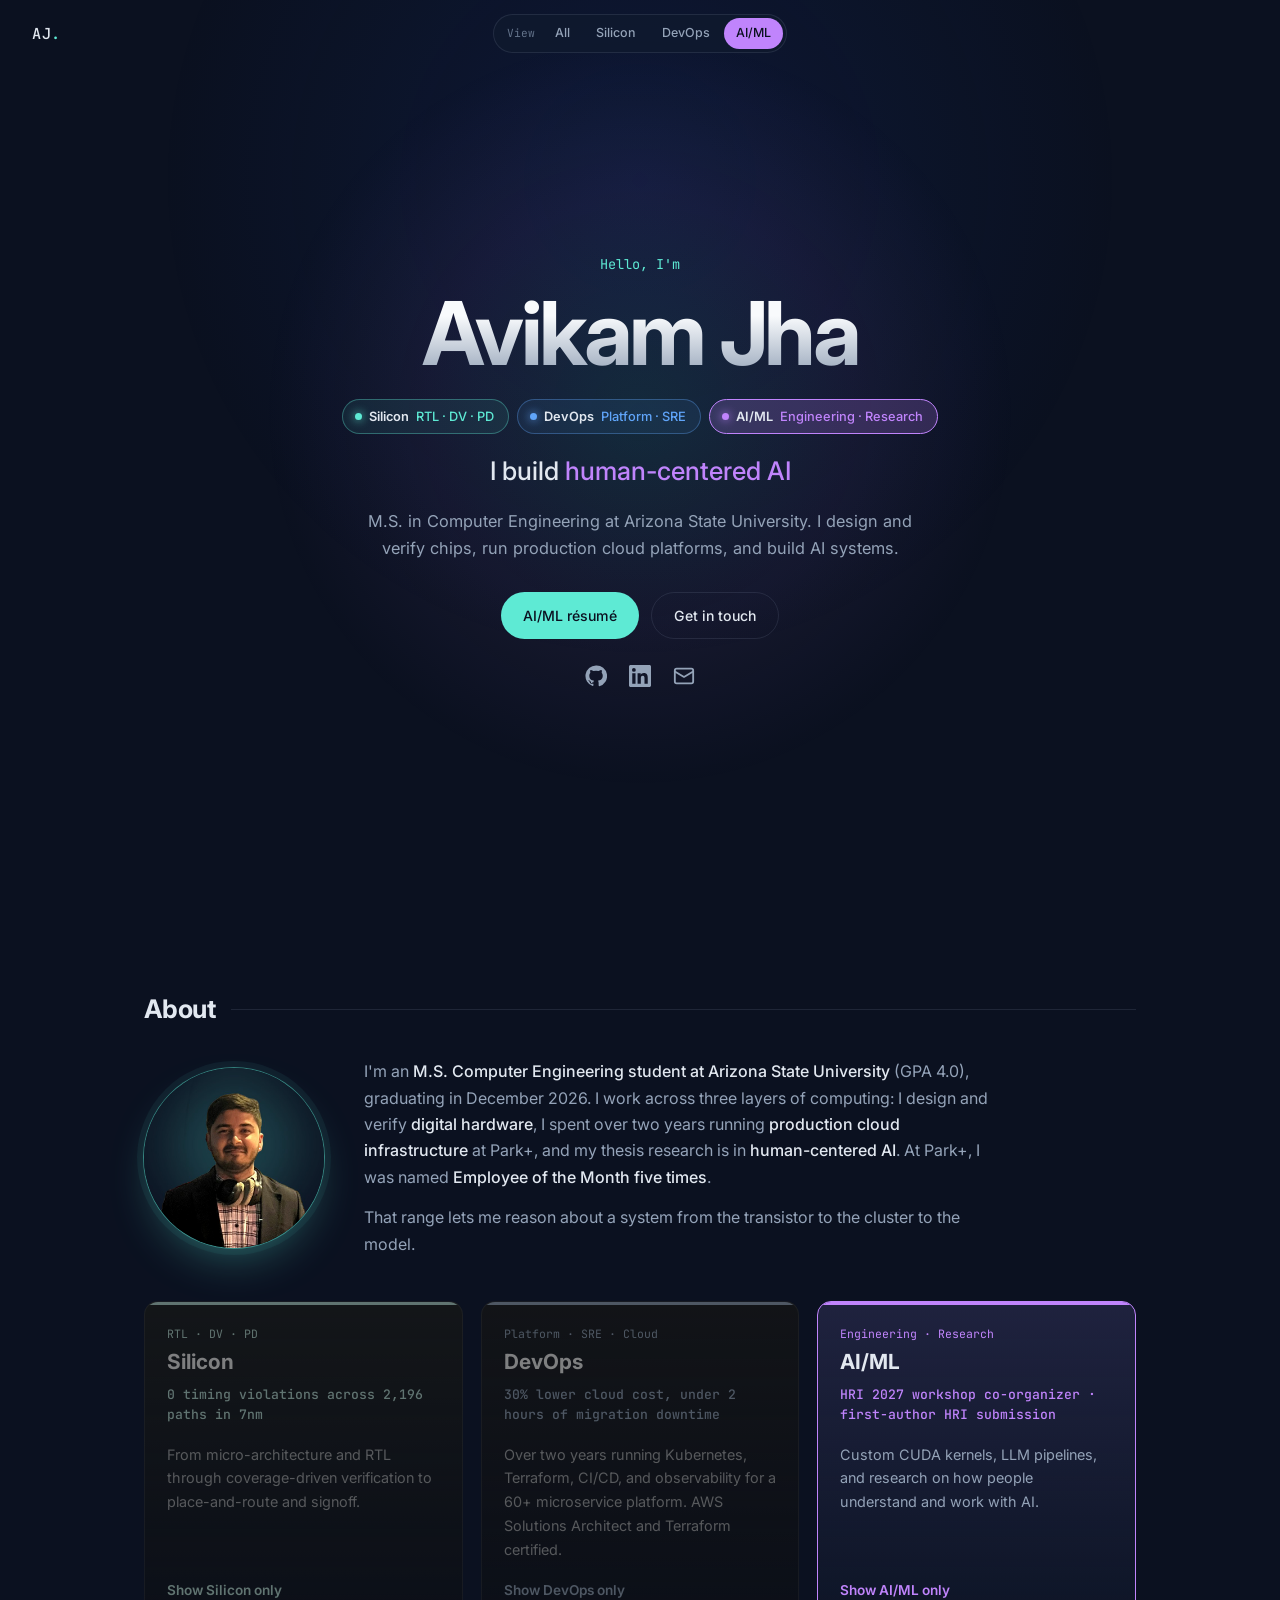
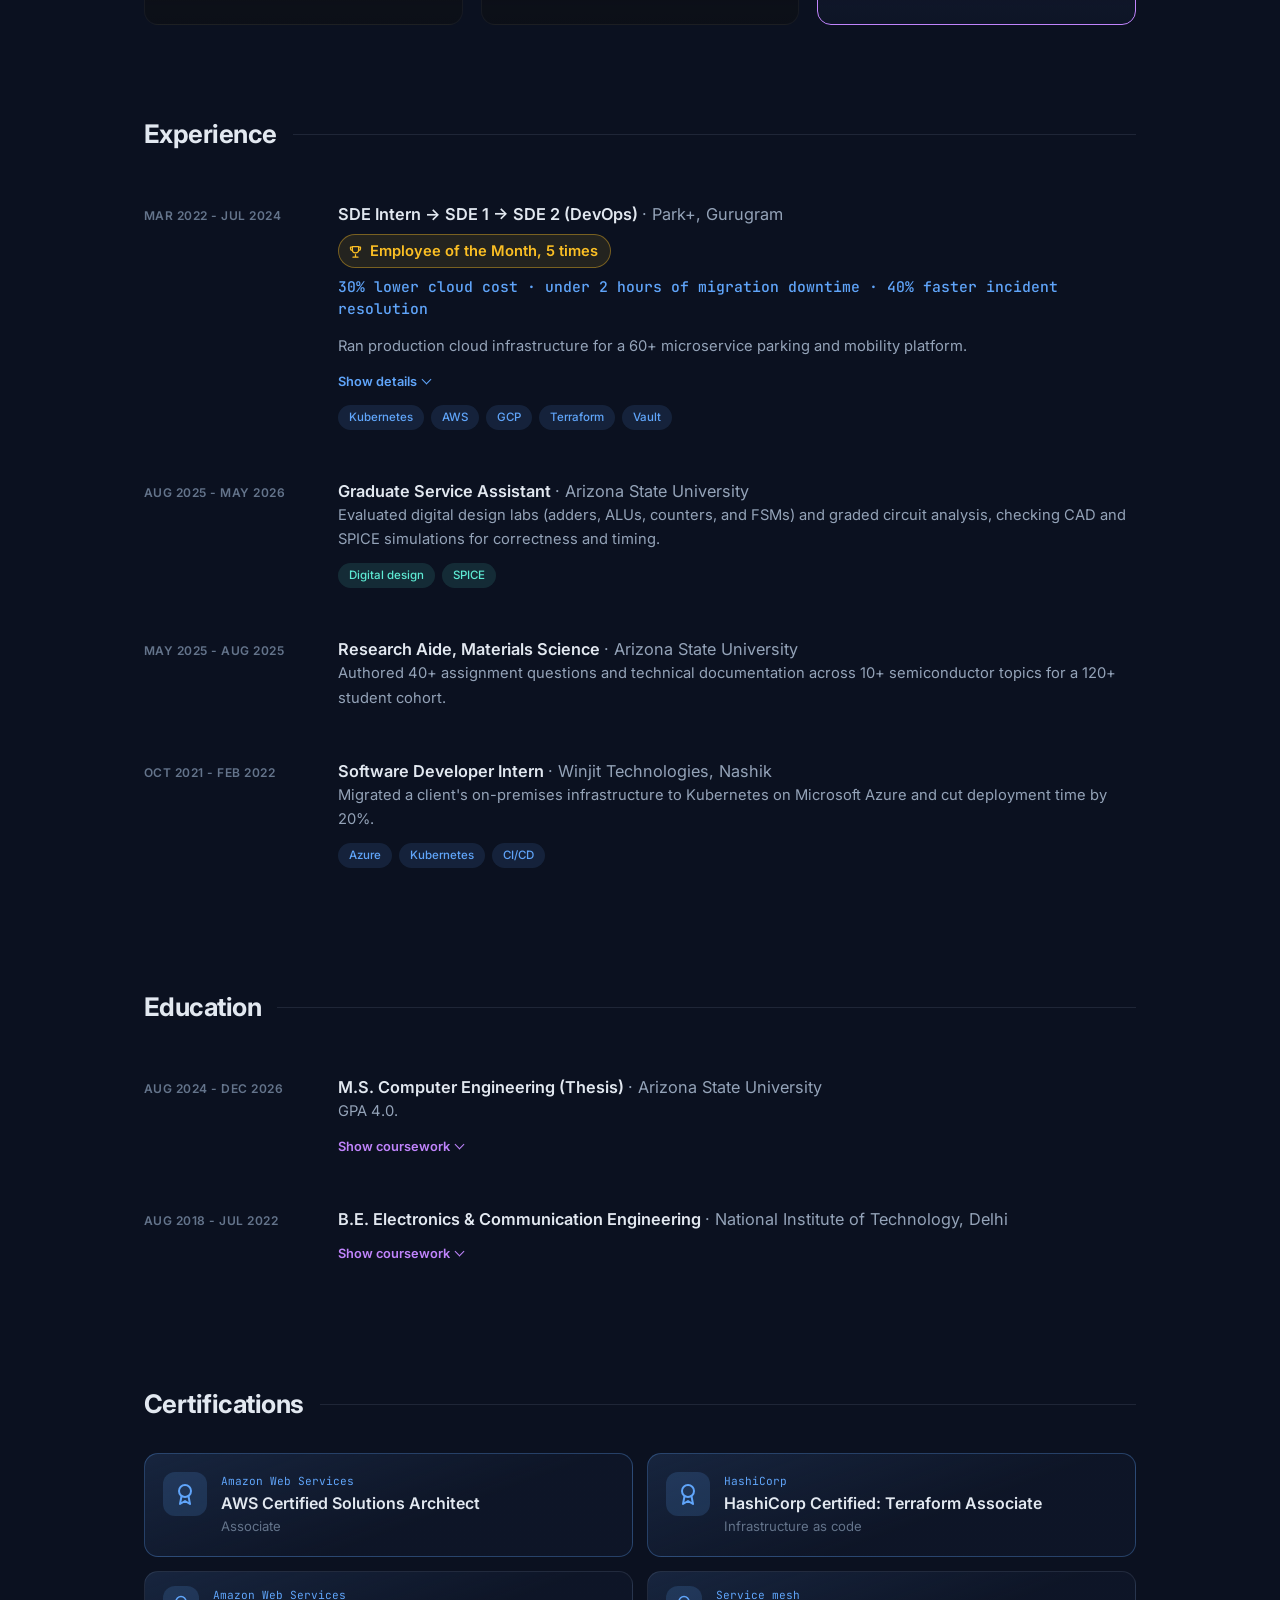
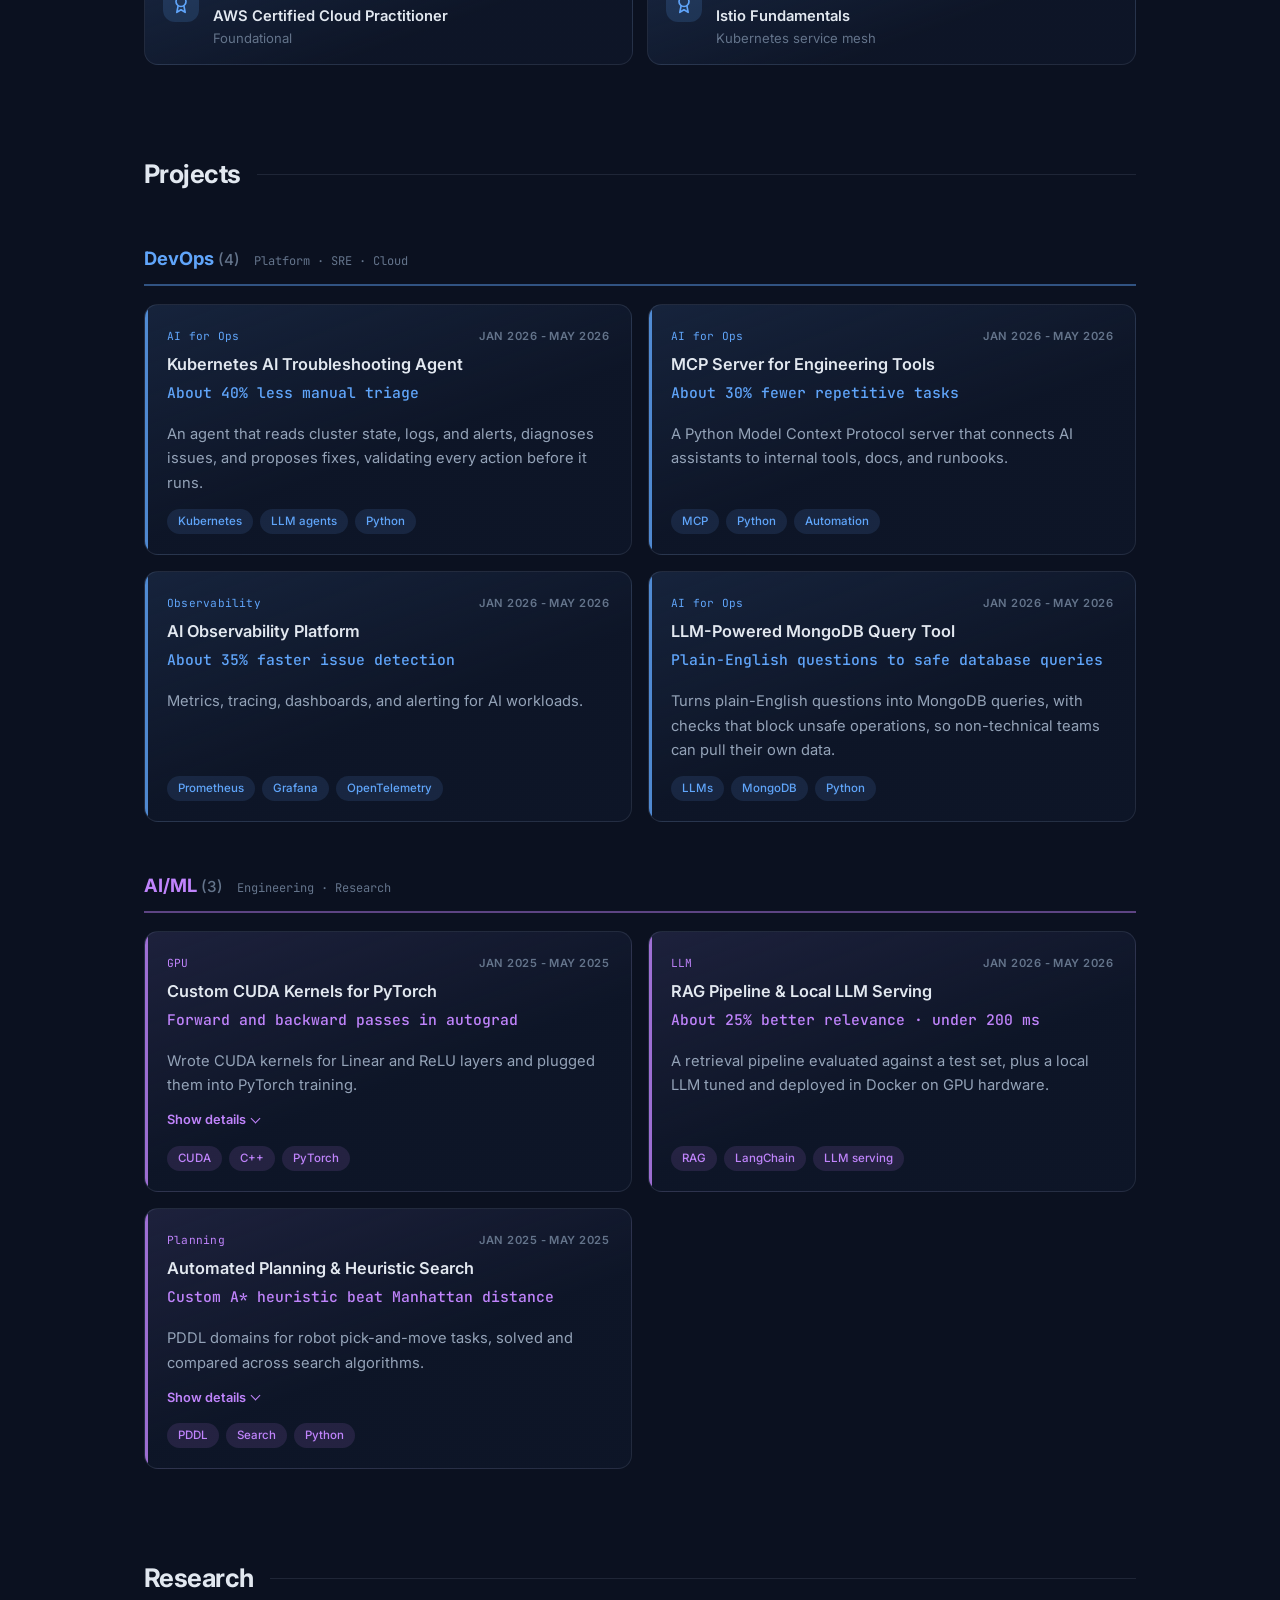
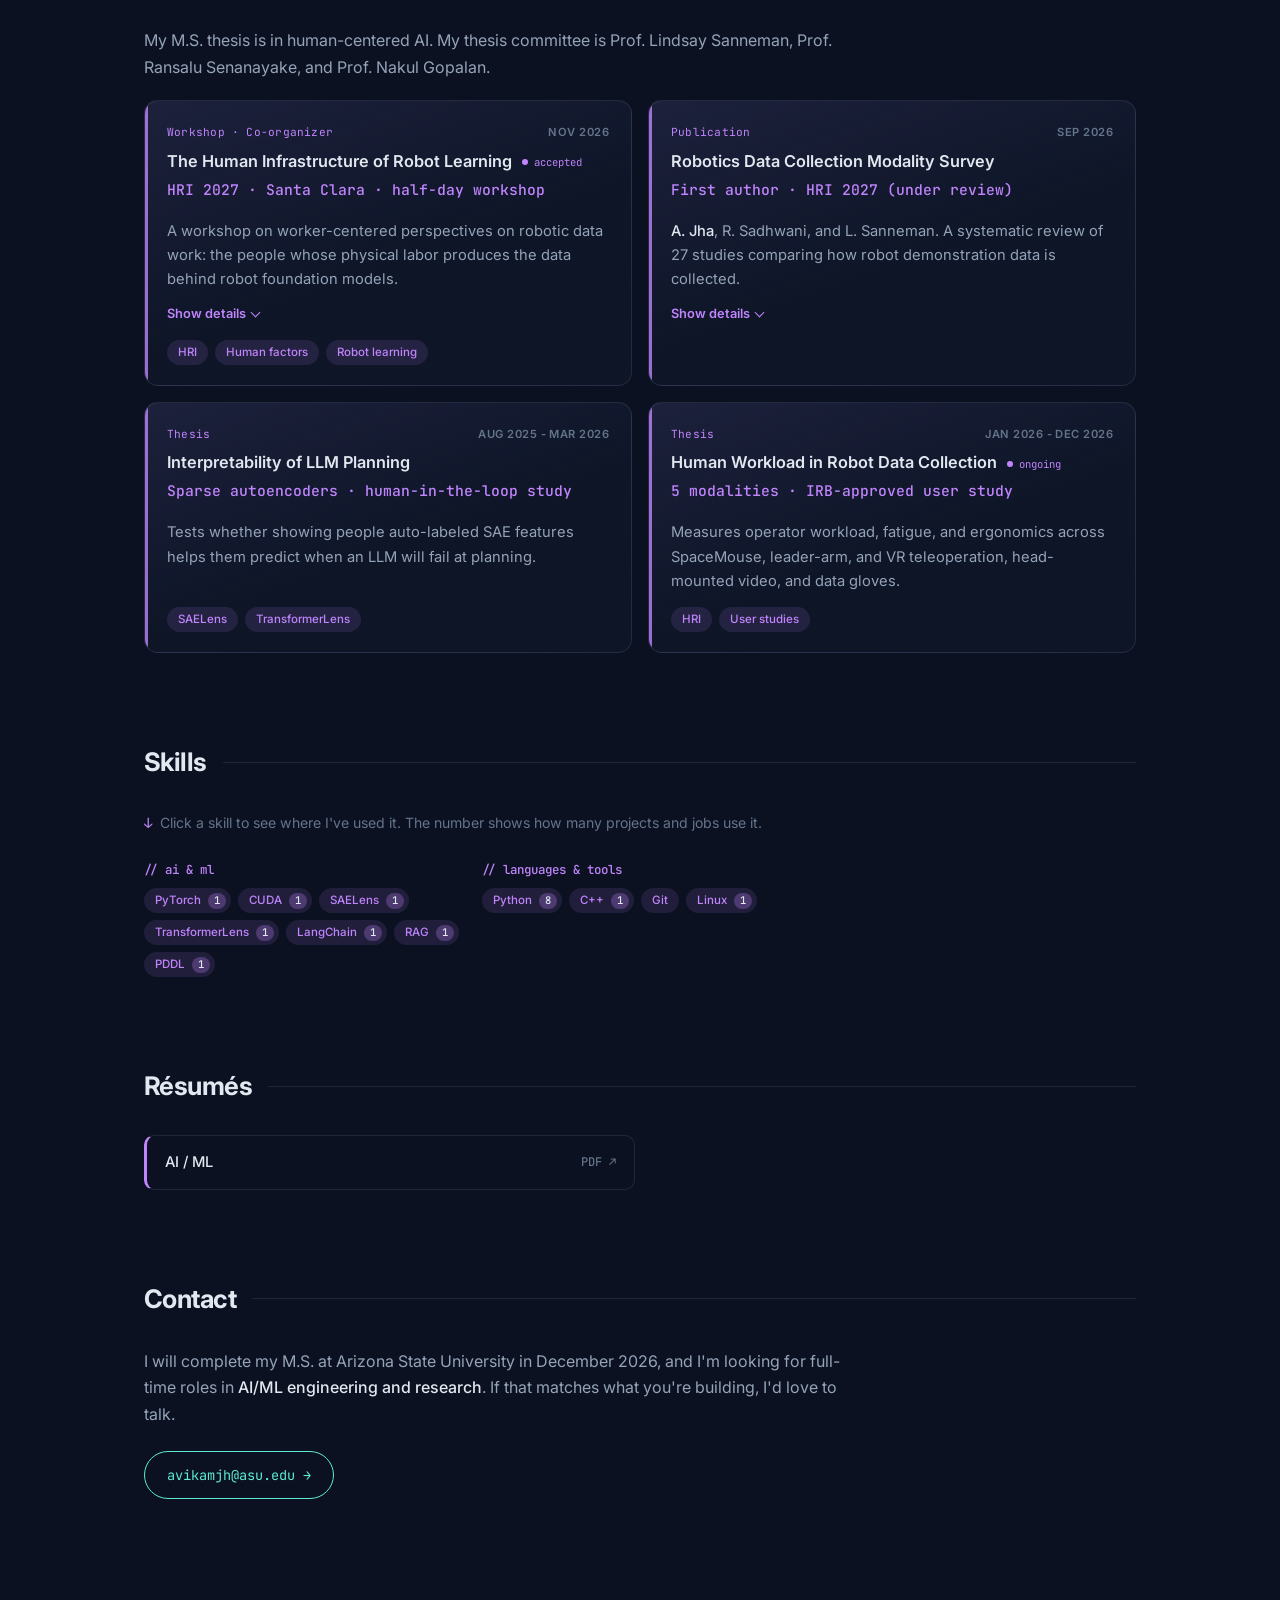
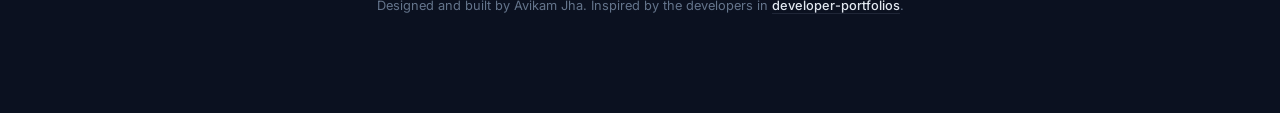
<file: ai/index.html>
<!doctype html>
<html lang="en">
<head>
  <meta charset="utf-8">
  <title>Avikam Jha | AI/ML</title>
  <meta name="robots" content="noindex">
  <link rel="canonical" href="https://bit-guardian.github.io/">
  <!-- Short link: opens the main page already tailored to the AI/ML track -->
  <meta http-equiv="refresh" content="0; url=/?track=ai">
  <script>location.replace('/?track=ai' + location.hash);</script>
  <style>body { background: #0b1120; color: #94a3b8; font-family: system-ui, sans-serif; }</style>
</head>
<body>
  <p><a href="/?track=ai">Continue to the AI/ML portfolio</a></p>
</body>
</html>
</file>
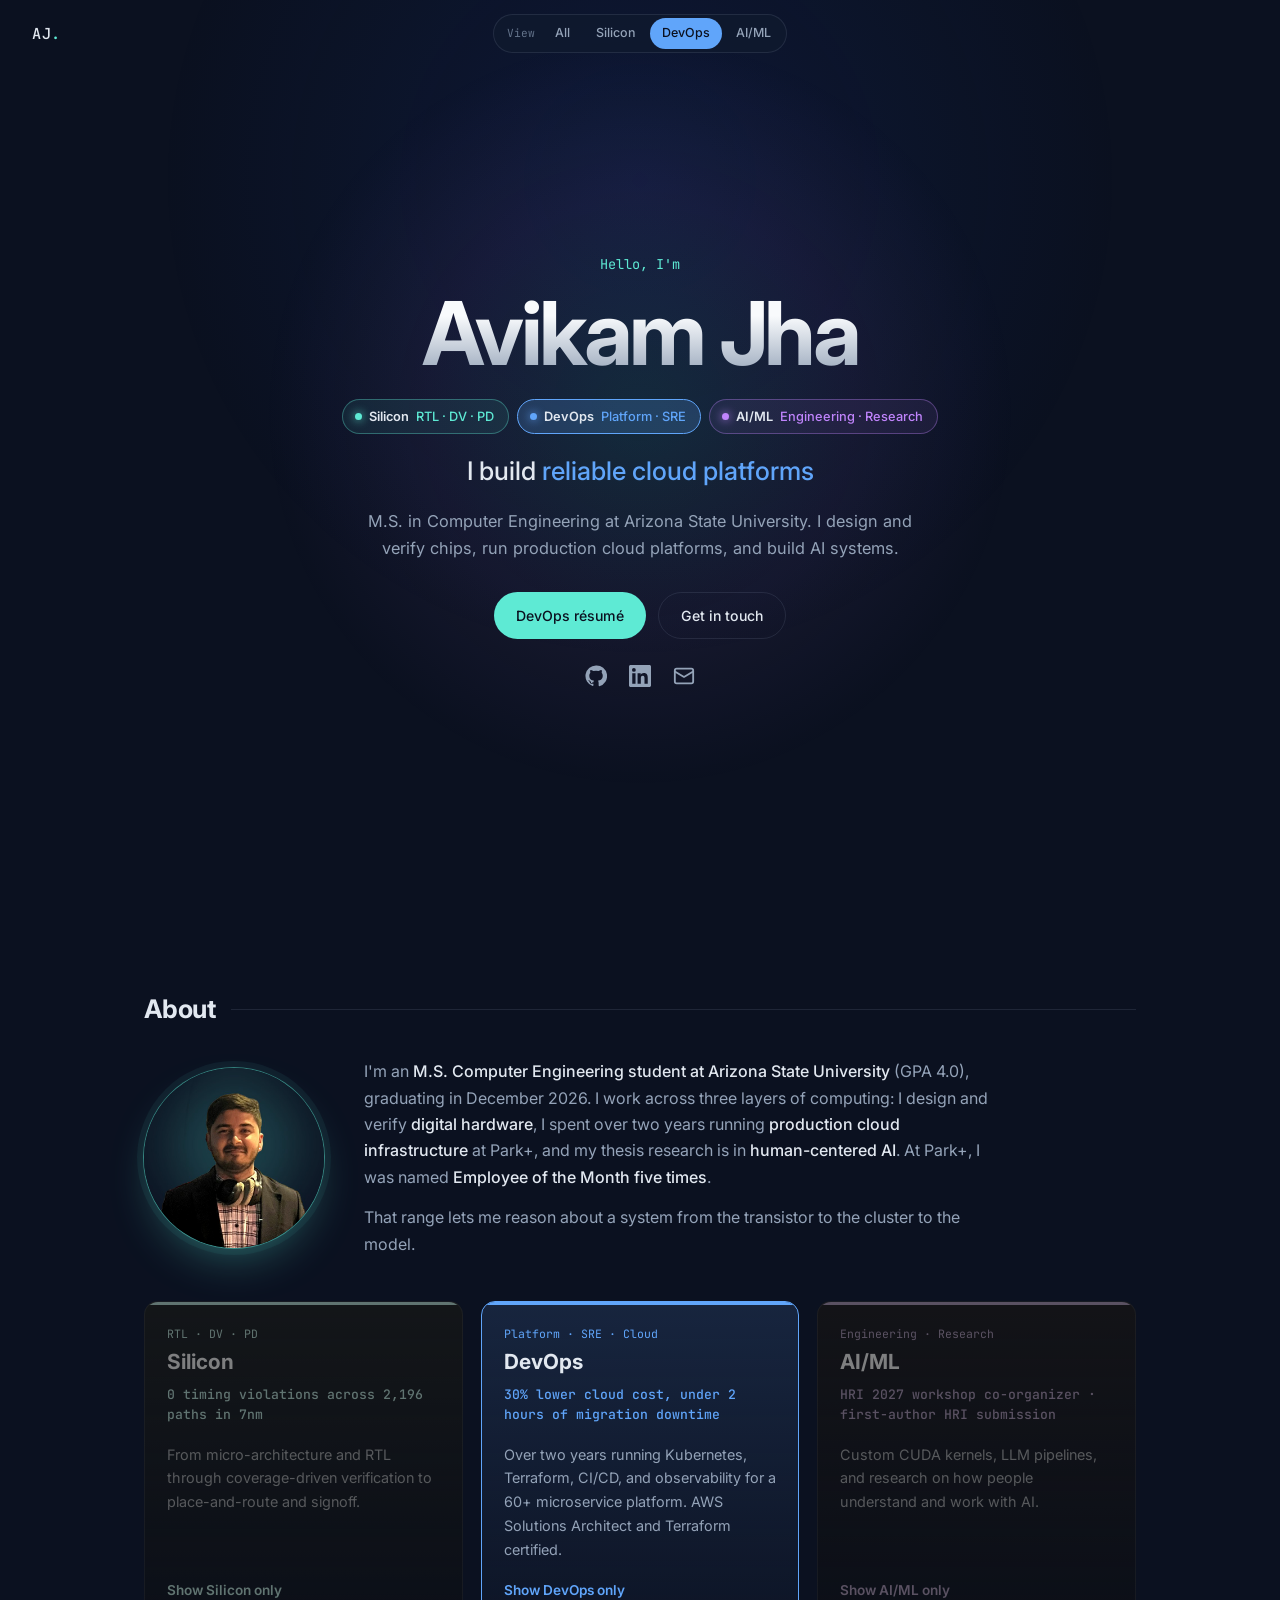
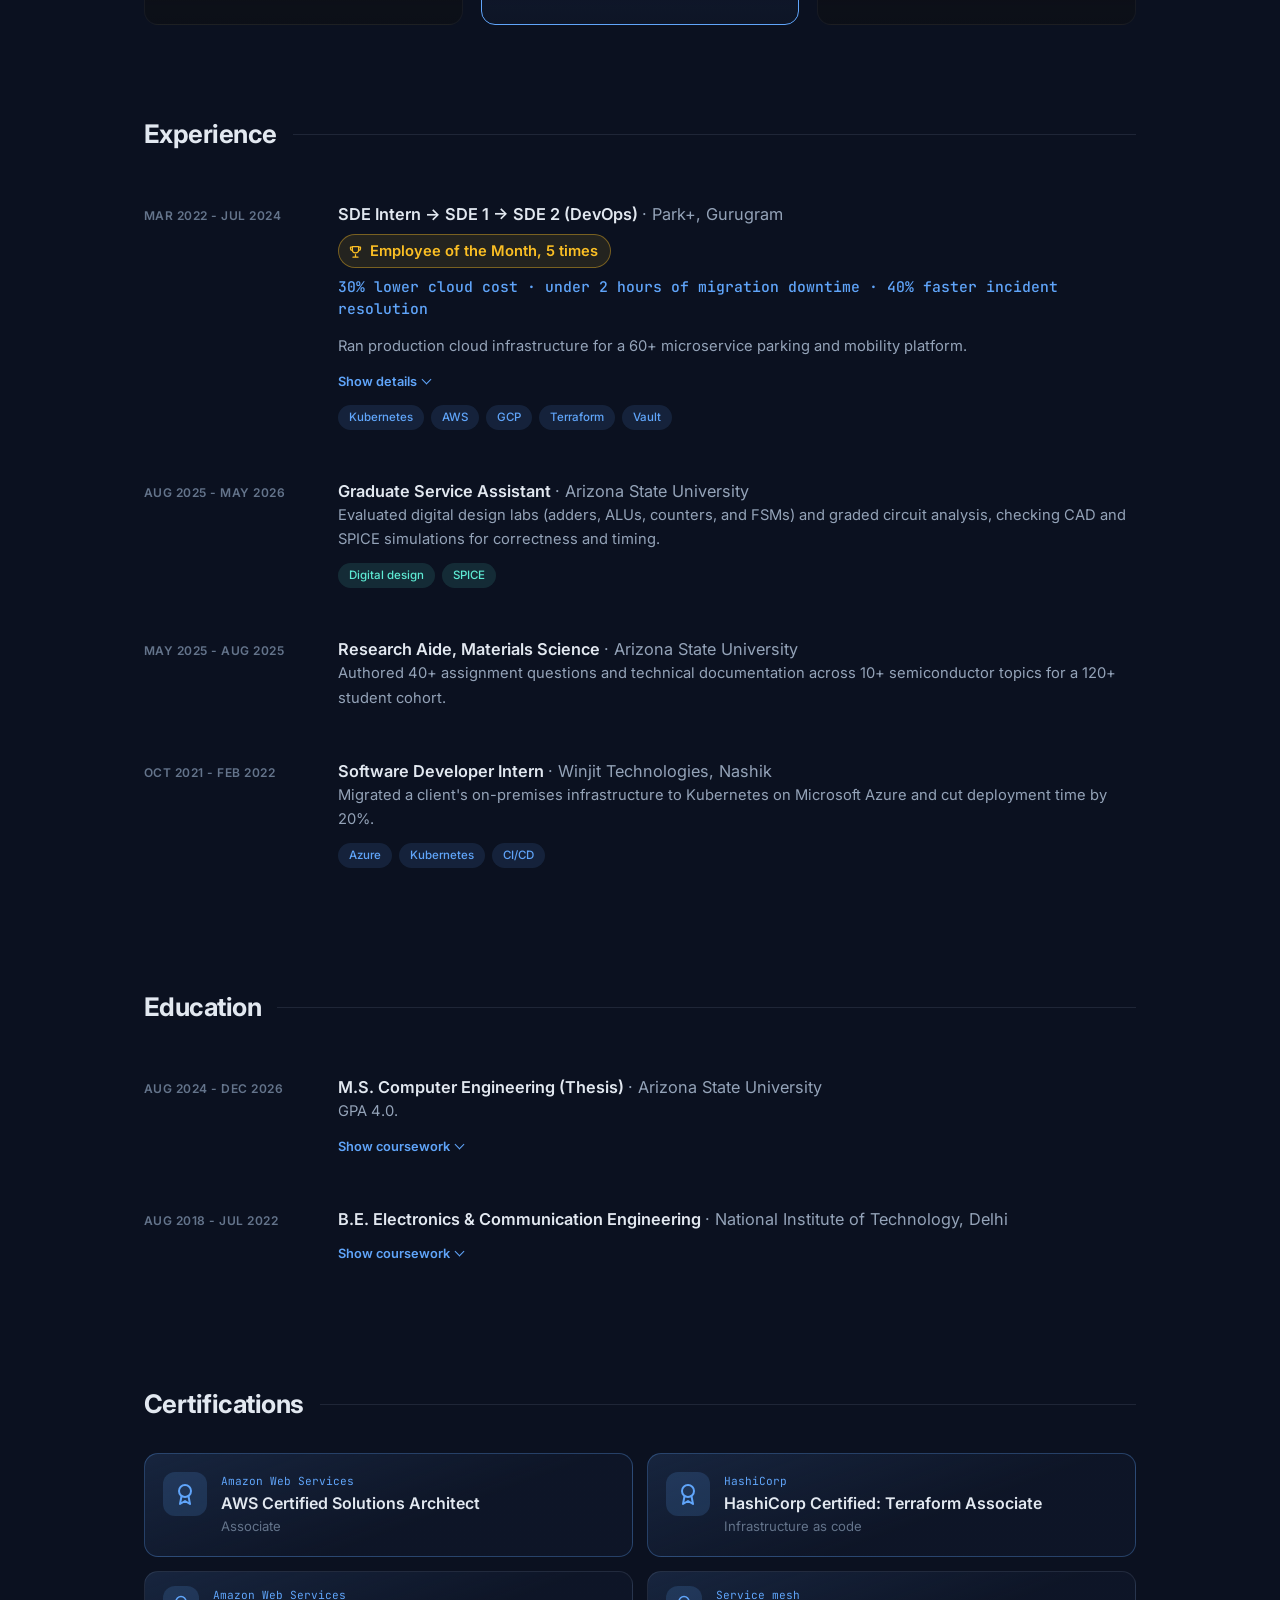
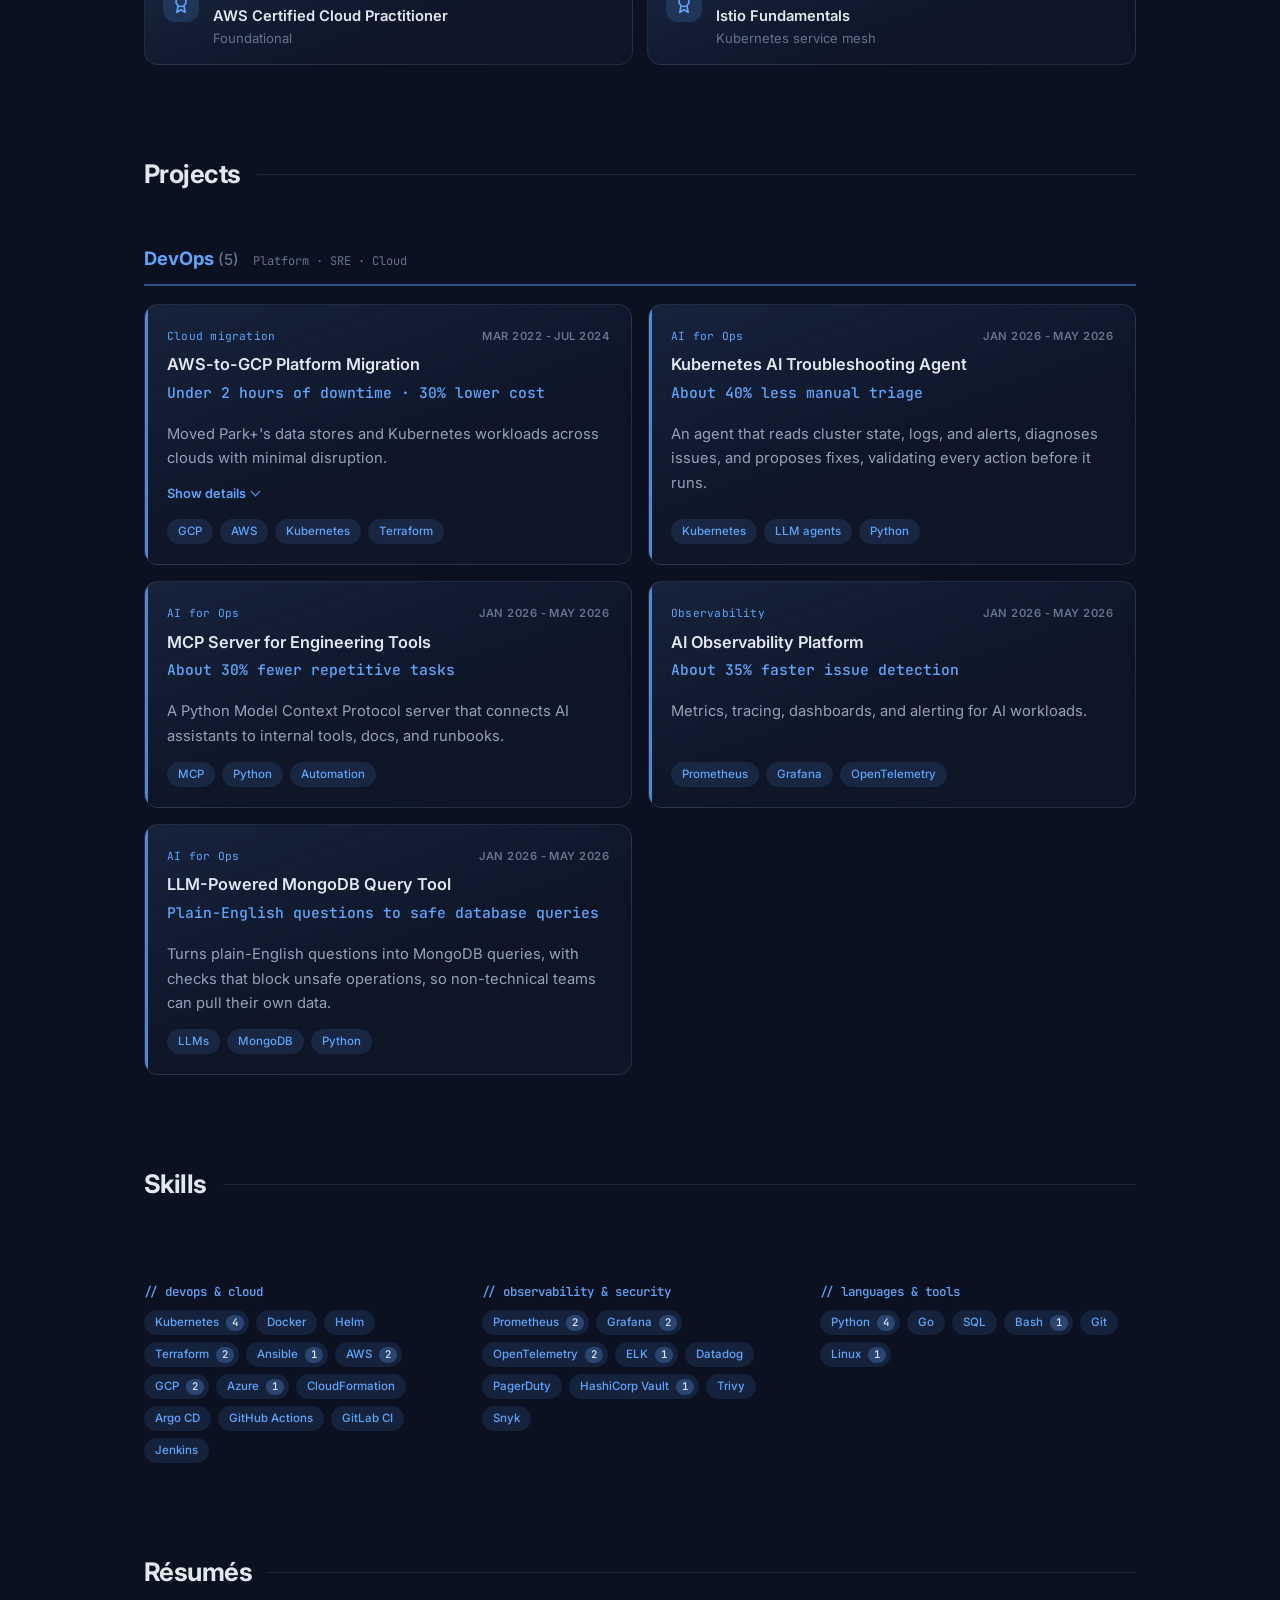
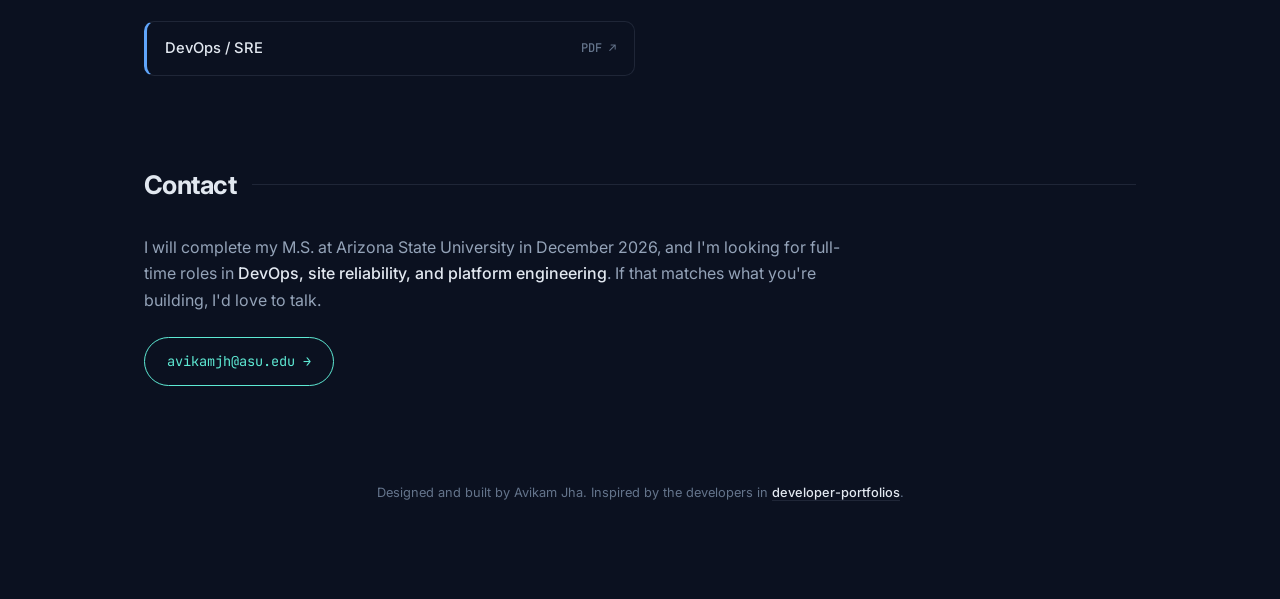
<file: devops/index.html>
<!doctype html>
<html lang="en">
<head>
  <meta charset="utf-8">
  <title>Avikam Jha | DevOps</title>
  <meta name="robots" content="noindex">
  <link rel="canonical" href="https://bit-guardian.github.io/">
  <!-- Short link: opens the main page already tailored to the DevOps track -->
  <meta http-equiv="refresh" content="0; url=/?track=devops">
  <script>location.replace('/?track=devops' + location.hash);</script>
  <style>body { background: #0b1120; color: #94a3b8; font-family: system-ui, sans-serif; }</style>
</head>
<body>
  <p><a href="/?track=devops">Continue to the DevOps portfolio</a></p>
</body>
</html>
</file>
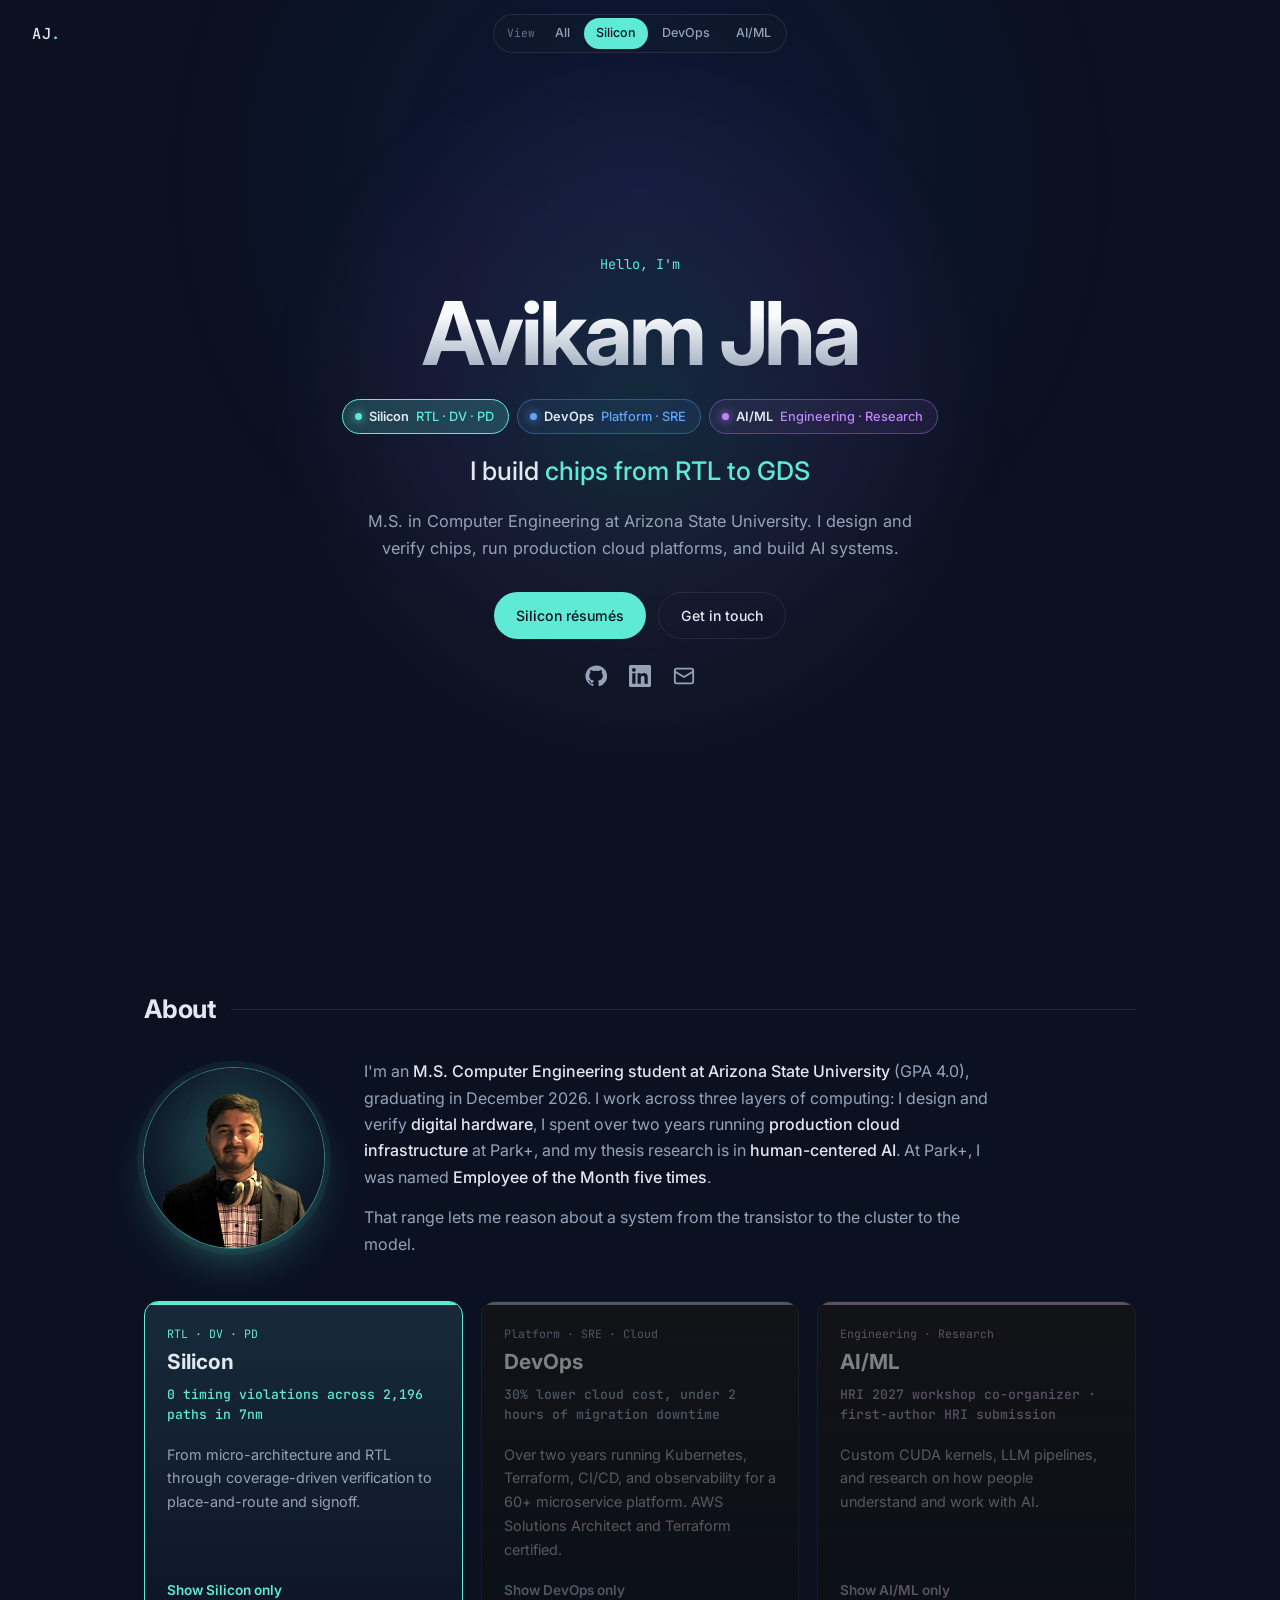
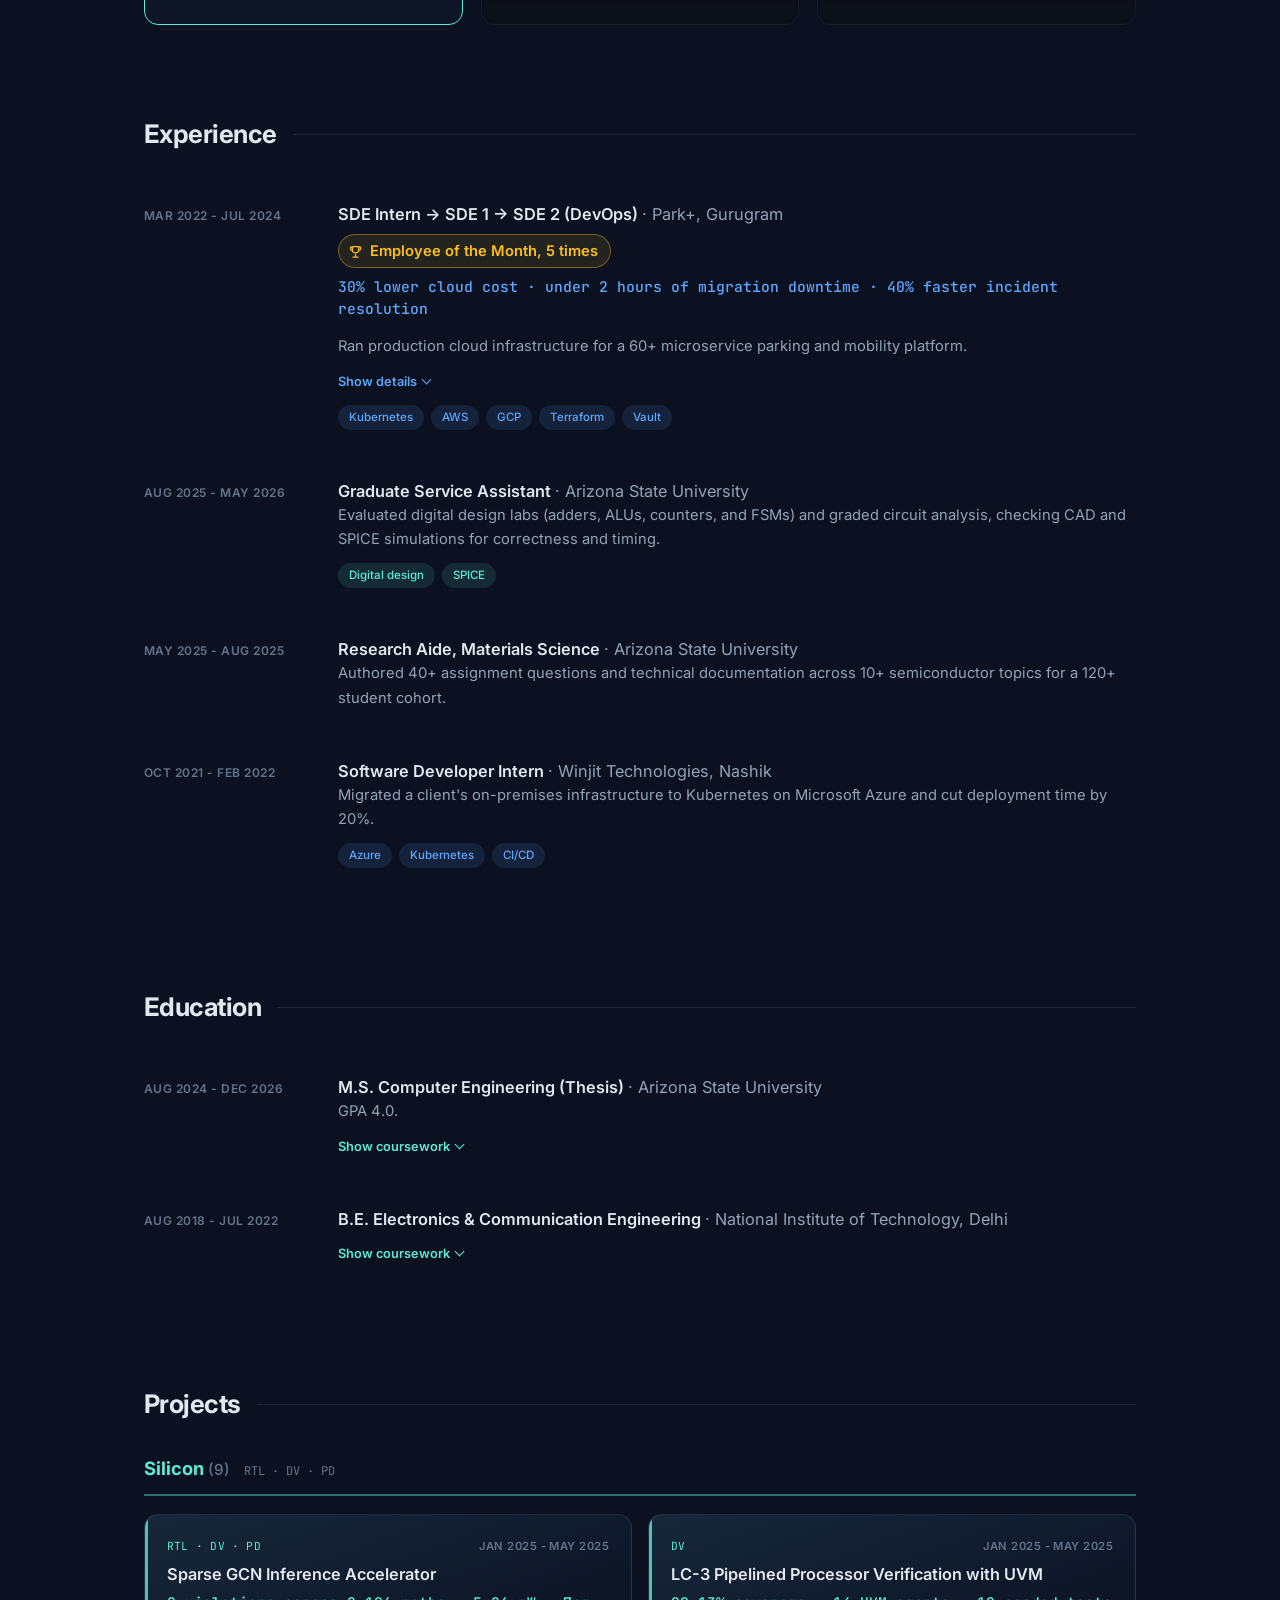
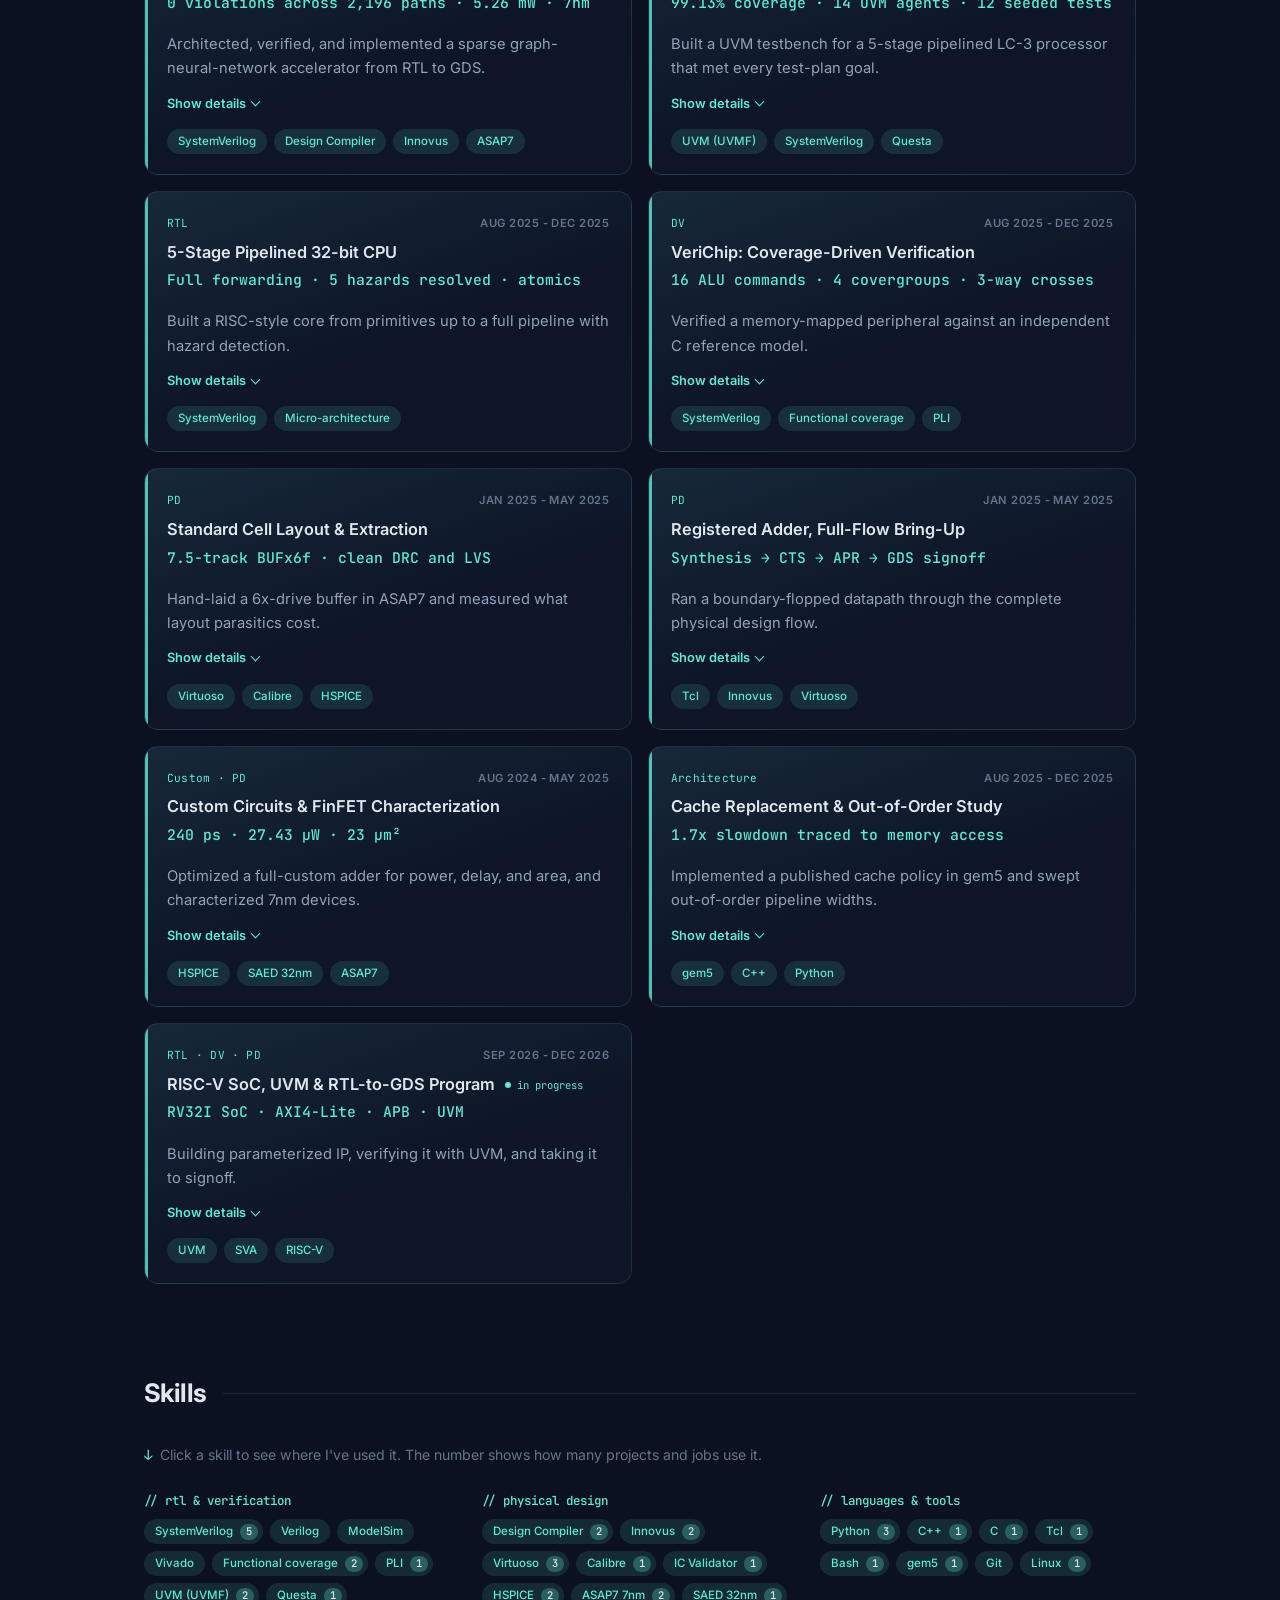
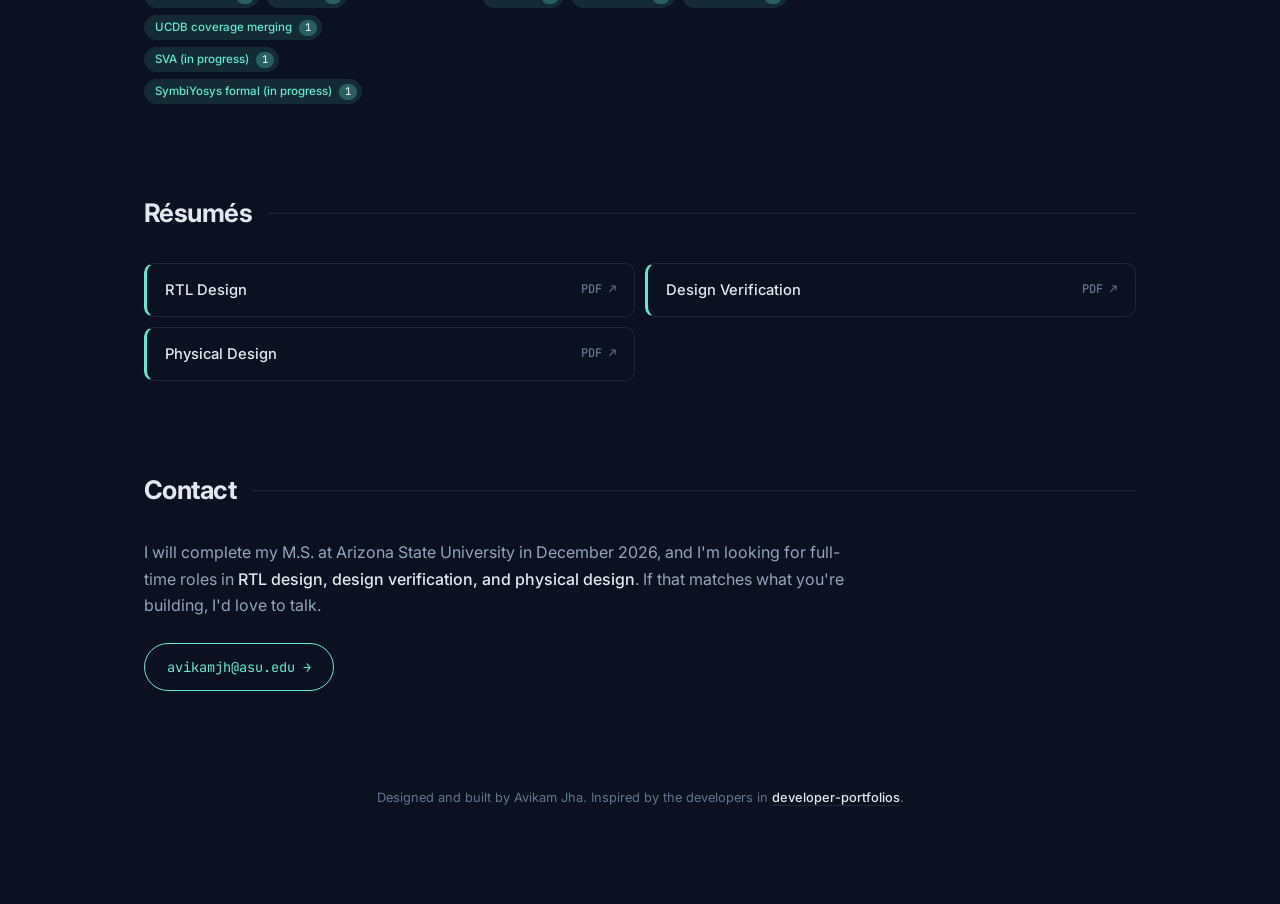
<file: silicon/index.html>
<!doctype html>
<html lang="en">
<head>
  <meta charset="utf-8">
  <title>Avikam Jha | Silicon</title>
  <meta name="robots" content="noindex">
  <link rel="canonical" href="https://bit-guardian.github.io/">
  <!-- Short link: opens the main page already tailored to the Silicon track -->
  <meta http-equiv="refresh" content="0; url=/?track=silicon">
  <script>location.replace('/?track=silicon' + location.hash);</script>
  <style>body { background: #0b1120; color: #94a3b8; font-family: system-ui, sans-serif; }</style>
</head>
<body>
  <p><a href="/?track=silicon">Continue to the Silicon portfolio</a></p>
</body>
</html>
</file>
<file: style.css>
:root {
  --bg: #0b1120;
  --bg-raised: #111a2e;
  --text: #94a3b8;
  --text-muted: #64748b;
  --text-strong: #e2e8f0;
  --accent: #5eead4;
  --accent-soft: rgba(94, 234, 212, 0.1);
  --border: rgba(148, 163, 184, 0.15);
  --mono: "JetBrains Mono", ui-monospace, monospace;
  /* One color per track */
  --silicon: #5eead4;
  --devops: #60a5fa;
  --ai: #c084fc;
  /* Color for content shared by every track: the site teal on the full view, the track color otherwise */
  --track-c: var(--accent);
}
* { box-sizing: border-box; margin: 0; padding: 0; }
html { scroll-behavior: smooth; scroll-padding-top: 72px; }
body {
  background: var(--bg);
  color: var(--text);
  font-family: Inter, system-ui, sans-serif;
  font-size: 16px;
  line-height: 1.65;
  -webkit-font-smoothing: antialiased;
}
/* Soft spotlight that follows the cursor */
.spotlight {
  pointer-events: none;
  position: fixed; inset: 0; z-index: 0;
  background: radial-gradient(600px at var(--x, 50%) var(--y, 20%), rgba(29, 78, 216, 0.12), transparent 80%);
}
a { color: inherit; text-decoration: none; }
button { font: inherit; }
::selection { background: var(--accent); color: var(--bg); }

/* ---------- Track filtering: hide anything not tagged for the chosen track ---------- */
body[data-track="silicon"] { --track-c: var(--silicon); }
body[data-track="devops"] { --track-c: var(--devops); }
body[data-track="ai"] { --track-c: var(--ai); }

body[data-track="silicon"] [data-tracks]:not([data-tracks~="silicon"]),
body[data-track="devops"] [data-tracks]:not([data-tracks~="devops"]),
body[data-track="ai"] [data-tracks]:not([data-tracks~="ai"]) { display: none; }

/* ---------- Top bar ---------- */
.topbar {
  position: fixed; top: 0; left: 0; right: 0; z-index: 20;
  /* Three columns with equal sides, so the switch sits at the true center whatever the logo and menu widths */
  display: grid; grid-template-columns: 1fr auto 1fr; align-items: center; gap: 20px;
  padding: 14px 32px;
  border-bottom: 1px solid transparent;
  transition: background .3s, border-color .3s;
}
.topbar.scrolled { background: rgba(11, 17, 32, 0.8); backdrop-filter: blur(10px); border-color: var(--border); }
.brand { justify-self: start; font-family: var(--mono); font-size: 0.95rem; font-weight: 500; color: var(--text-strong); letter-spacing: 0.04em; flex-shrink: 0; }
.brand span { color: var(--accent); }

.switch {
  display: flex; gap: 2px; padding: 3px;
  border: 1px solid var(--border); border-radius: 999px;
  background: rgba(17, 26, 46, 0.7);
}
.switch button {
  padding: 5px 12px; border: 0; border-radius: 999px;
  background: transparent; color: var(--text);
  font-size: 0.78rem; font-weight: 500; cursor: pointer;
  transition: background .2s, color .2s;
}
.switch button:hover { color: var(--text-strong); }
.switch button[aria-pressed="true"] { background: var(--text-strong); color: var(--bg); }
.switch button[data-set="silicon"][aria-pressed="true"] { background: var(--silicon); }
.switch button[data-set="devops"][aria-pressed="true"] { background: var(--devops); }
.switch button[data-set="ai"][aria-pressed="true"] { background: var(--ai); }

.topbar nav { display: none; gap: 20px; justify-self: end; }
.topbar nav a {
  position: relative; padding: 4px 0;
  font-size: 0.8rem; font-weight: 500; white-space: nowrap;
  color: var(--text); transition: color .2s;
}
.topbar nav a::after {
  content: ""; position: absolute; left: 0; right: 0; bottom: -2px; height: 1px;
  background: var(--accent); transform: scaleX(0); transition: transform .25s;
}
.topbar nav a:hover, .topbar nav a.active { color: var(--text-strong); }
.topbar nav a.active::after { transform: scaleX(1); }

/* ---------- Hero ---------- */
.hero {
  position: relative; z-index: 1;
  min-height: 100vh; min-height: 100svh;
  display: flex; flex-direction: column; align-items: center; justify-content: center;
  padding: 104px 20px 64px;
  text-align: center;
}
.hero::before {
  content: ""; position: absolute; z-index: -1; pointer-events: none;
  top: 50%; left: 50%; width: min(760px, 95vw); height: min(760px, 95vw);
  transform: translate(-50%, -55%);
  background: radial-gradient(circle, rgba(94, 234, 212, 0.1), rgba(192, 132, 252, 0.06) 40%, transparent 70%);
}
.eyebrow { font-family: var(--mono); font-size: 0.85rem; color: var(--accent); margin-bottom: 14px; }
h1 {
  font-size: clamp(3rem, 10vw, 5.5rem); font-weight: 700; letter-spacing: -0.04em; line-height: 1.02;
  color: var(--text-strong);
  background: linear-gradient(180deg, #f8fafc 30%, #94a3b8);
  -webkit-background-clip: text; background-clip: text; -webkit-text-fill-color: transparent;
}
.role { margin-top: 16px; min-height: 1.5em; color: var(--text-strong); font-size: clamp(1.15rem, 3vw, 1.6rem); font-weight: 500; }
.tagline { max-width: 560px; margin-top: 16px; font-size: 1.02rem; }

/* Role labels under the name: they read as identity, and clicking one is optional */
.pills { display: flex; flex-wrap: wrap; justify-content: center; gap: 8px; margin-top: 20px; }
.pill {
  display: inline-flex; align-items: center; gap: 7px;
  padding: 6px 14px 6px 12px; border-radius: 999px; cursor: pointer;
  border: 1px solid color-mix(in srgb, var(--c) 35%, transparent);
  background: color-mix(in srgb, var(--c) 8%, transparent);
  color: var(--c); font-size: 0.8rem; font-weight: 500;
  transition: background .2s, border-color .2s, transform .2s;
}
.pill::before { content: ""; width: 7px; height: 7px; border-radius: 50%; background: var(--c); box-shadow: 0 0 10px var(--c); }
.pill strong { color: var(--text-strong); font-weight: 600; }
.pill:hover { transform: translateY(-2px); border-color: var(--c); }
.pill[aria-pressed="true"] { background: color-mix(in srgb, var(--c) 20%, transparent); border-color: var(--c); }

.hero-actions { display: flex; flex-wrap: wrap; justify-content: center; gap: 12px; margin-top: 30px; }
.btn {
  display: inline-flex; align-items: center; gap: 8px;
  padding: 11px 22px; border-radius: 999px;
  font-size: 0.88rem; font-weight: 500;
  transition: transform .2s, background .2s, border-color .2s, color .2s;
}
.btn:hover { transform: translateY(-2px); }
.btn-primary { background: var(--accent); color: var(--bg); }
.btn-primary:hover { background: #99f6e4; }
.btn-ghost { border: 1px solid var(--border); color: var(--text-strong); }
.btn-ghost:hover { border-color: var(--accent); color: var(--accent); }

.socials { display: flex; justify-content: center; gap: 22px; margin-top: 26px; list-style: none; }
.socials a { display: block; color: var(--text); transition: color .2s, transform .2s; }
.socials a:hover { color: var(--text-strong); transform: translateY(-2px); }
.socials svg { width: 22px; height: 22px; display: block; }

/* ---------- Content ---------- */
main { position: relative; z-index: 1; max-width: 1040px; margin: 0 auto; padding: 0 24px 96px; }
section { padding-top: 88px; }
.section-title {
  display: flex; align-items: center; gap: 16px;
  margin-bottom: 28px;
  color: var(--text-strong); font-size: 1.6rem; font-weight: 700; letter-spacing: -0.02em;
}
.section-title::after { content: ""; flex: 1; height: 1px; background: var(--border); }
.section-intro { max-width: 720px; margin-bottom: 20px; }
.group-label { font-family: var(--mono); font-size: 0.78rem; color: var(--track-c); margin: 28px 0 8px; }
p + p { margin-top: 14px; }
strong, .hl { color: var(--text-strong); font-weight: 500; }

/* The one-line result every card and job leads with */
.impact {
  margin: 6px 0 4px; font-family: var(--mono); font-size: 0.8rem; font-weight: 500; line-height: 1.5;
  color: var(--c, var(--track-c));
}

/* About */
.about-grid { display: grid; grid-template-columns: 1fr; gap: 28px; justify-items: center; max-width: 860px; }
.about-grid > div { justify-self: stretch; }
.portrait {
  display: block; width: 160px; height: 160px; object-fit: cover; border-radius: 50%;
  box-shadow: 0 0 0 1px rgba(94, 234, 212, 0.45), 0 0 0 7px rgba(94, 234, 212, 0.06), 0 20px 50px -18px rgba(94, 234, 212, 0.45);
}

/* Track cards under About */
.tracks { display: grid; grid-template-columns: 1fr; gap: 14px; margin-top: 44px; }
.track {
  position: relative; display: flex; flex-direction: column;
  padding: 22px; border-radius: 14px; overflow: hidden;
  border: 1px solid var(--border);
  background: linear-gradient(180deg, color-mix(in srgb, var(--c) 8%, var(--bg-raised)), rgba(17, 26, 46, 0.5));
  transition: border-color .25s, box-shadow .25s, filter .3s;
}
.track::before { content: ""; position: absolute; inset: 0 0 auto; height: 3px; background: var(--c); }
.track:hover { border-color: color-mix(in srgb, var(--c) 50%, transparent); box-shadow: 0 18px 44px -24px var(--c); }
.track-kicker { font-family: var(--mono); font-size: 0.72rem; color: var(--c); }
.track h3 { margin-top: 2px; color: var(--text-strong); font-size: 1.3rem; font-weight: 700; }
.track .impact { font-size: 0.82rem; }
.track p:not(.impact):not(.track-kicker) { font-size: 0.9rem; }
.track-btn {
  align-self: flex-start; margin-top: auto; padding: 18px 0 0;
  border: 0; background: none; cursor: pointer;
  color: var(--c); font-size: 0.85rem; font-weight: 600;
}
.track:hover .track-btn { text-decoration: underline; text-underline-offset: 4px; }
/* Stretch the button's click area over the whole card, so clicking anywhere on it works */
.track { cursor: pointer; }
.track-btn::after { content: ""; position: absolute; inset: 0; border-radius: inherit; }
.track-btn:focus-visible { outline: none; }
.track:has(.track-btn:focus-visible) { outline: 2px solid var(--c); outline-offset: 3px; }
/* Dim the other tracks with a filter so it never fights the reveal animation's opacity */
body:not([data-track="all"]) .track { filter: saturate(0.25) brightness(0.55); }
/* Brighten a dimmed card on hover so it reads as clickable (the selected-card rule below still wins) */
body:not([data-track="all"]) .track:hover { filter: saturate(0.8) brightness(0.9); }
body[data-track="silicon"] .track[data-card="silicon"],
body[data-track="devops"] .track[data-card="devops"],
body[data-track="ai"] .track[data-card="ai"] { filter: none; border-color: var(--c); }

/* Experience rows */
.item {
  position: relative;
  display: grid; grid-template-columns: 1fr; gap: 6px;
  padding: 20px; margin: 0 -20px 10px;
  border-radius: 12px;
  transition: background .2s, box-shadow .2s;
}
.item:hover { background: var(--bg-raised); box-shadow: inset 0 0 0 1px color-mix(in srgb, var(--c, var(--track-c)) 25%, transparent); }
.item-meta { font-size: 0.75rem; font-weight: 600; letter-spacing: 0.04em; text-transform: uppercase; color: var(--text-muted); padding-top: 3px; white-space: nowrap; }
.item h3, .card h3 { color: var(--text-strong); font-size: 1.02rem; font-weight: 600; line-height: 1.4; }
.item h3 .sub { color: var(--text); font-weight: 400; }
.item p, .card p { font-size: 0.92rem; }

/* Project and research cards */
.cards { display: grid; grid-template-columns: 1fr; gap: 16px; }
.card {
  position: relative; display: flex; flex-direction: column;
  padding: 22px 22px 20px; border-radius: 14px; overflow: hidden;
  border: 1px solid var(--border);
  background: linear-gradient(160deg, color-mix(in srgb, var(--c) 7%, var(--bg-raised)), rgba(17, 26, 46, 0.55) 55%);
  transition: transform .25s, border-color .25s, box-shadow .25s;
}
.card::before { content: ""; position: absolute; left: 0; top: 0; bottom: 0; width: 3px; background: var(--c); opacity: .8; }
.card:hover { transform: translateY(-3px); border-color: color-mix(in srgb, var(--c) 45%, transparent); box-shadow: 0 20px 44px -26px var(--c); }
.card-top { display: flex; justify-content: space-between; align-items: baseline; gap: 12px; margin-bottom: 8px; }
.card-kicker { font-family: var(--mono); font-size: 0.7rem; color: var(--c); letter-spacing: 0.02em; }
.card-date { font-size: 0.7rem; font-weight: 600; letter-spacing: 0.04em; text-transform: uppercase; color: var(--text-muted); white-space: nowrap; }
.card .tags { margin-top: auto; padding-top: 14px; }

/* Show details / Hide details */
details.more { margin-top: 8px; }
details.more summary {
  display: inline-flex; align-items: center; gap: 6px;
  list-style: none; cursor: pointer;
  color: var(--c, var(--track-c)); font-size: 0.8rem; font-weight: 600;
}
details.more summary::-webkit-details-marker { display: none; }
details.more summary::after {
  content: ""; width: 6px; height: 6px; margin-top: -3px;
  border-right: 1.5px solid currentColor; border-bottom: 1.5px solid currentColor;
  transform: rotate(45deg); transition: transform .2s, margin .2s;
}
details.more[open] summary::after { transform: rotate(-135deg); margin-top: 3px; }
details.more .hide, details.more[open] .show { display: none; }
details.more[open] .hide { display: inline; }
details.more[open] > :not(summary) { animation: fade .35s ease; }
details.more > p { margin-top: 8px; }

ul.points { font-size: 0.9rem; margin: 8px 0 0 18px; }
ul.points li + li { margin-top: 5px; }
ul.points li::marker { color: var(--c, var(--track-c)); }

.tags { display: flex; flex-wrap: wrap; gap: 7px; margin-top: 12px; list-style: none; }
.tags li {
  background: color-mix(in srgb, var(--c, var(--track-c)) 12%, transparent);
  color: var(--c, var(--track-c));
  font-size: 0.72rem; font-weight: 500;
  padding: 3px 11px; border-radius: 999px;
  transition: transform .2s;
}
.tags li:hover { transform: translateY(-2px); }

.status {
  display: inline-flex; align-items: center; gap: 6px;
  font-family: var(--mono); font-size: 0.66rem; font-weight: 400; color: var(--c, var(--track-c));
  margin-left: 6px; vertical-align: middle; white-space: nowrap;
}
.status::before { content: ""; width: 6px; height: 6px; border-radius: 50%; background: currentColor; animation: pulse 2s infinite; }
@keyframes pulse { 50% { opacity: .3; } }

.skills { display: grid; grid-template-columns: 1fr; gap: 22px; }
.skills h4 { font-family: var(--mono); font-size: 0.78rem; font-weight: 500; color: var(--c, var(--track-c)); margin-bottom: 8px; }
.skills .tags { margin-top: 0; }
/* Certifications */
.certs-grid { display: grid; grid-template-columns: 1fr; gap: 14px; }
.cert {
  display: flex; align-items: flex-start; gap: 14px;
  padding: 18px; border-radius: 14px; border: 1px solid var(--border);
  background: linear-gradient(160deg, color-mix(in srgb, var(--c) 8%, var(--bg-raised)), rgba(17, 26, 46, 0.5) 60%);
  transition: border-color .25s, box-shadow .25s;
}
.cert:hover { border-color: color-mix(in srgb, var(--c) 45%, transparent); box-shadow: 0 18px 40px -26px var(--c); }
.cert-main { border-color: color-mix(in srgb, var(--c) 30%, transparent); }
.cert-icon {
  display: grid; place-items: center; flex-shrink: 0; width: 44px; height: 44px;
  border-radius: 12px; background: color-mix(in srgb, var(--c) 16%, transparent); color: var(--c);
}
.cert-icon svg { width: 24px; height: 24px; }
.cert-issuer { font-family: var(--mono); font-size: 0.7rem; color: var(--c); }
.cert h3 { margin-top: 2px; color: var(--text-strong); font-size: 1rem; font-weight: 600; line-height: 1.35; }
.cert-level { margin-top: 2px; font-size: 0.82rem; color: var(--text-muted); }
.cert-minor { padding: 14px 18px; }
.cert-minor .cert-icon { width: 36px; height: 36px; }
.cert-minor .cert-icon svg { width: 20px; height: 20px; }
.cert-minor h3 { font-size: 0.92rem; }
@media (min-width: 640px) { .certs-grid { grid-template-columns: 1fr 1fr; } }

.resumes { display: grid; grid-template-columns: 1fr; gap: 10px; list-style: none; }
.resumes a {
  display: flex; justify-content: space-between; align-items: center; gap: 12px;
  padding: 14px 18px;
  border: 1px solid var(--border); border-left: 3px solid var(--c); border-radius: 10px;
  color: var(--text-strong); font-size: 0.92rem; font-weight: 500;
  transition: border-color .2s, background .2s, color .2s;
}
.resumes a span { font-family: var(--mono); font-size: 0.75rem; color: var(--text-muted); }
.resumes a:hover { border-color: var(--c); background: color-mix(in srgb, var(--c) 10%, transparent); color: var(--c); }

#contact p { max-width: 720px; }
.cta {
  display: inline-flex; align-items: center; gap: 8px;
  margin-top: 24px; padding: 12px 22px;
  border: 1px solid var(--accent); border-radius: 999px;
  color: var(--accent); font-family: var(--mono); font-size: 0.85rem;
  transition: background .2s;
}
.cta:hover { background: var(--accent-soft); }
.link-arrow { color: var(--text-strong); font-weight: 500; border-bottom: 1px solid var(--border); transition: color .2s, border-color .2s; }
.link-arrow:hover { color: var(--accent); border-color: var(--accent); }

footer { padding-top: 96px; text-align: center; font-size: 0.8rem; color: var(--text-muted); }

@media (min-width: 640px) {
  .skills, .resumes { grid-template-columns: 1fr 1fr; }
}
@media (min-width: 768px) {
  .item { grid-template-columns: 170px 1fr; gap: 24px; }
  .about-grid { grid-template-columns: 180px 1fr; gap: 40px; align-items: center; justify-items: start; }
  .portrait { width: 180px; height: 180px; }
  .cards { grid-template-columns: 1fr 1fr; }
}
@media (min-width: 900px) {
  .tracks { grid-template-columns: repeat(3, 1fr); gap: 18px; }
  .skills { grid-template-columns: repeat(3, 1fr); }
}
@media (min-width: 1440px) {
  .topbar nav { display: flex; }
}
@media (max-width: 640px) {
  .topbar { padding: 12px 16px; gap: 10px; }
  .switch button { padding: 5px 9px; font-size: 0.74rem; }
  .role { min-height: 3em; }
}

/* ---------- Motion ---------- */
.progress {
  position: fixed; top: 0; left: 0; right: 0; z-index: 30; height: 2px;
  background: linear-gradient(90deg, var(--silicon), var(--devops), var(--ai));
  transform-origin: 0 50%; transform: scaleX(var(--p, 0));
}
.rotator { display: inline-block; color: var(--accent); transition: opacity .35s ease, transform .35s ease; }
.rotator.out { opacity: 0; transform: translateY(-8px); }
body[data-track="devops"] .rotator { color: var(--devops); }
body[data-track="ai"] .rotator { color: var(--ai); }
/* On phones, keep the rotating phrase on its own line so the headline never jumps */
@media (max-width: 640px) { .rotator { display: block; } }

.js .hero .eyebrow, .js .hero h1, .js .hero .role, .js .hero .tagline, .js .pills, .js .hero-actions, .js .hero .socials {
  animation: rise .9s cubic-bezier(.2, .7, .2, 1) both;
}
.js .hero h1 { animation-delay: .08s; }
.js .hero .role { animation-delay: .2s; }
.js .hero .tagline { animation-delay: .28s; }
.js .pills { animation-delay: .12s; }
.js .hero-actions { animation-delay: .4s; }
.js .hero .socials { animation-delay: .48s; }
@keyframes rise { from { opacity: 0; transform: translateY(18px); } }
@keyframes fade { from { opacity: 0; } }

.js .reveal {
  opacity: 0; transform: translateY(28px);
  transition: opacity .7s ease, transform .7s cubic-bezier(.2, .7, .2, 1), background .2s, box-shadow .25s, border-color .25s;
  transition-delay: var(--d, 0ms), var(--d, 0ms), 0ms, 0ms, 0ms;
}
.js .reveal.in { opacity: 1; transform: none; }
.js .card.reveal.in:hover { transform: translateY(-3px); }

@media (prefers-reduced-motion: reduce) {
  html { scroll-behavior: auto; }
  .status::before { animation: none; }
  .js .hero .eyebrow, .js .hero h1, .js .hero .role, .js .hero .tagline, .js .pills, .js .hero-actions, .js .hero .socials { animation: none; }
  .js .reveal { opacity: 1; transform: none; transition: none; }
}

/* ---------- Top-bar switch label ---------- */
.switch { align-items: center; }
.switch-label { padding: 0 6px 0 10px; font-family: var(--mono); font-size: 0.7rem; color: var(--text-muted); }
@media (max-width: 640px) { .switch-label { display: none; } }

/* ---------- Projects grouped into one lane per track ---------- */
.project-group + .project-group { margin-top: 48px; }
.group-head {
  display: flex; align-items: baseline; flex-wrap: wrap; gap: 4px 14px;
  margin-bottom: 18px; padding-bottom: 10px;
  border-bottom: 2px solid color-mix(in srgb, var(--c) 45%, transparent);
}
.group-head h3 { color: var(--c); font-size: 1.15rem; font-weight: 700; }
.group-head .count { color: var(--text-muted); font-weight: 500; font-size: 0.95rem; }
.group-head p { font-family: var(--mono); font-size: 0.75rem; color: var(--text-muted); }

/* ---------- Clickable skills ---------- */
.skills-hint { display: flex; align-items: baseline; gap: 8px; font-size: 0.88rem; color: var(--text-muted); margin-bottom: 24px; }
.skills-hint::before { content: "↓"; font-family: var(--mono); color: var(--track-c); }
.skills .tags li.has-uses { padding: 0; }
.skills .tags li button {
  display: inline-flex; align-items: center; gap: 7px;
  padding: 3px 5px 3px 11px; border: 0; border-radius: 999px;
  background: none; color: inherit; font: inherit; cursor: pointer;
}
.skills .tags li .n {
  min-width: 18px; padding: 0 5px; border-radius: 999px;
  background: color-mix(in srgb, var(--c, var(--track-c)) 28%, transparent);
  color: var(--text-strong); font-family: var(--mono); font-size: 0.66rem; line-height: 1.5; text-align: center;
}
.skills .tags li.has-uses:hover { background: color-mix(in srgb, var(--c, var(--track-c)) 24%, transparent); }
.skills .tags li.has-uses:has(button[aria-expanded="true"]) { background: var(--c, var(--track-c)); }
.skills .tags li button[aria-expanded="true"] { color: var(--bg); }
.skills .tags li button[aria-expanded="true"] .n { background: rgba(11, 17, 32, 0.25); color: var(--bg); }
.skills .tags li button:focus-visible { outline: 2px solid var(--c, var(--track-c)); outline-offset: 2px; }

.skill-panel {
  margin-top: 12px; padding: 12px 14px; border-radius: 12px;
  border: 1px solid color-mix(in srgb, var(--c, var(--track-c)) 35%, transparent);
  background: color-mix(in srgb, var(--c, var(--track-c)) 7%, var(--bg-raised));
  animation: fade .25s ease;
}
.skill-panel-title { font-size: 0.8rem; color: var(--text-muted); margin-bottom: 6px; }
.skill-panel ul { list-style: none; }
.skill-panel button {
  display: flex; justify-content: space-between; align-items: baseline; gap: 12px; width: 100%;
  padding: 6px 8px; margin: 0 -8px; width: calc(100% + 16px);
  border: 0; border-radius: 8px; background: none; cursor: pointer; text-align: left;
  color: var(--text-strong); font: inherit; font-size: 0.86rem;
}
.skill-panel button:hover { background: color-mix(in srgb, var(--c, var(--track-c)) 14%, transparent); }
.skill-panel .k { flex-shrink: 0; font-family: var(--mono); font-size: 0.68rem; color: var(--c, var(--track-c)); }

/* Briefly highlight the card a skill link jumps to */
.flash { animation: flash 1.8s ease; }
@keyframes flash {
  0%, 55% { box-shadow: 0 0 0 2px var(--c, var(--track-c)), 0 0 44px -8px var(--c, var(--track-c)); }
}

/* Award badge on a job */
.award {
  display: inline-flex; align-items: center; gap: 7px; margin: 8px 0 2px;
  padding: 4px 12px 4px 9px; border-radius: 999px;
  border: 1px solid rgba(251, 191, 36, 0.4); background: rgba(251, 191, 36, 0.1);
  color: #fbbf24; font-size: 0.8rem; font-weight: 600;
}
.award svg { width: 15px; height: 15px; }
</file>
